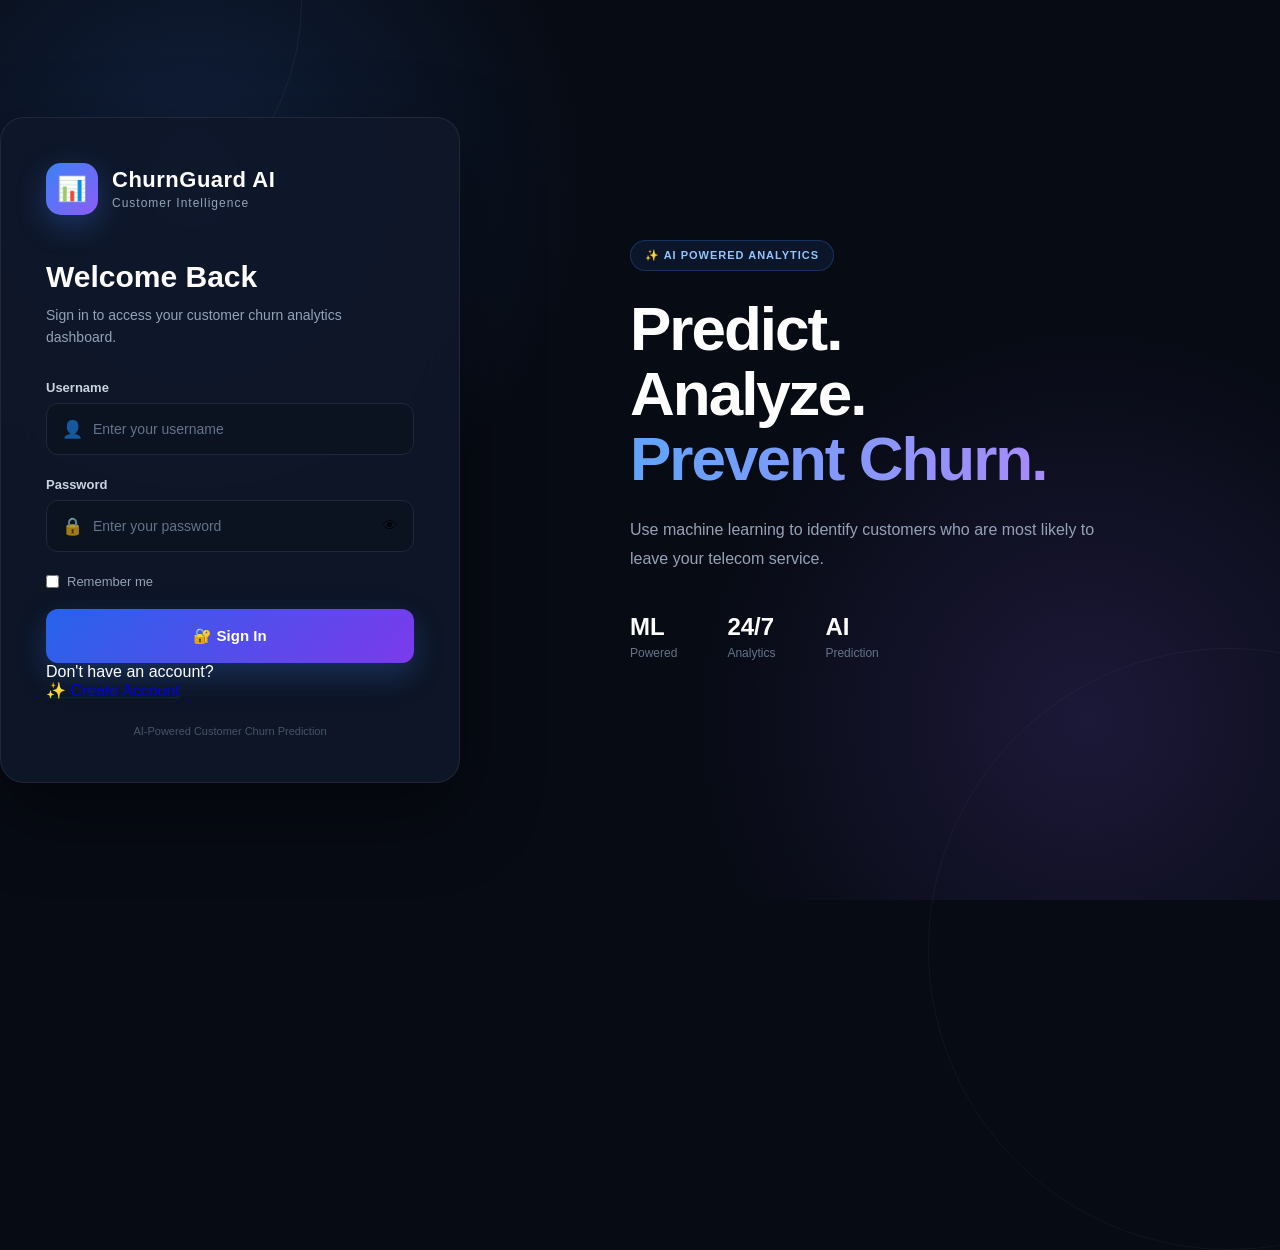
<file: frontend/index.html>
<!DOCTYPE html>
<html lang="en">

<head>
    <meta charset="UTF-8">
    <meta name="viewport" content="width=device-width, initial-scale=1.0">

    <title>ChurnGuard AI - Customer Churn Prediction</title>

    <link rel="stylesheet" href="style.css">
</head>

<body class="login-page">

    <div class="login-background">

        <div class="login-card">

            <!-- Logo -->
            <div class="brand">

                <div class="brand-icon">
                    📊
                </div>

                <div>
                    <h1>ChurnGuard AI</h1>
                    <p>Customer Intelligence</p>
                </div>

            </div>


            <!-- Welcome -->
            <div class="login-heading">

                <h2>Welcome Back</h2>

                <p>
                    Sign in to access your customer churn analytics dashboard.
                </p>

            </div>


            <!-- Login Form -->
            <form id="loginForm">

                <div class="input-group">

                    <label for="username">
                        Username
                    </label>

                    <div class="input-wrapper">

                        <span>👤</span>

                        <input
                            type="text"
                            id="username"
                            placeholder="Enter your username"
                            required
                        >

                    </div>

                </div>


                <div class="input-group">

                    <label for="password">
                        Password
                    </label>

                    <div class="input-wrapper">

                        <span>🔒</span>

                        <input
                            type="password"
                            id="password"
                            placeholder="Enter your password"
                            required
                        >

                        <button
                            type="button"
                            id="togglePassword"
                            class="password-toggle"
                        >
                            👁
                        </button>

                    </div>

                </div>


                <div class="login-options">

                    <label>

                        <input
                            type="checkbox"
                            id="rememberMe"
                        >

                        Remember me

                    </label>

                </div>


                <!-- Login Error -->
                <div
                    id="loginError"
                    class="login-error hidden"
                >
                </div>


                <!-- Login Button -->
                <button
                    type="submit"
                    class="login-button"
                    id="loginButton"
                >

                    <span id="loginButtonText">
                        🔐 Sign In
                    </span>

                </button>

            </form>


            <!-- Create Account -->
            <div class="register-section">

                <p>
                    Don't have an account?
                </p>

                <a
                    href="register.html"
                    class="register-button"
                >
                    ✨ Create Account
                </a>

            </div>


            <!-- Footer -->
            <div class="login-footer">

                <span>
                    AI-Powered Customer Churn Prediction
                </span>

            </div>

        </div>


        <!-- Decorative Information -->
        <div class="login-info">

            <div class="info-content">

                <span class="ai-badge">
                    ✨ AI POWERED ANALYTICS
                </span>

                <h2>
                    Predict.
                    <br>
                    Analyze.
                    <br>
                    <span>Prevent Churn.</span>
                </h2>

                <p>
                    Use machine learning to identify customers
                    who are most likely to leave your telecom service.
                </p>

                <div class="info-stats">

                    <div>
                        <strong>ML</strong>
                        <span>Powered</span>
                    </div>

                    <div>
                        <strong>24/7</strong>
                        <span>Analytics</span>
                    </div>

                    <div>
                        <strong>AI</strong>
                        <span>Prediction</span>
                    </div>

                </div>

            </div>

        </div>

    </div>


    <script src="script.js"></script>

</body>

</html>
</file>
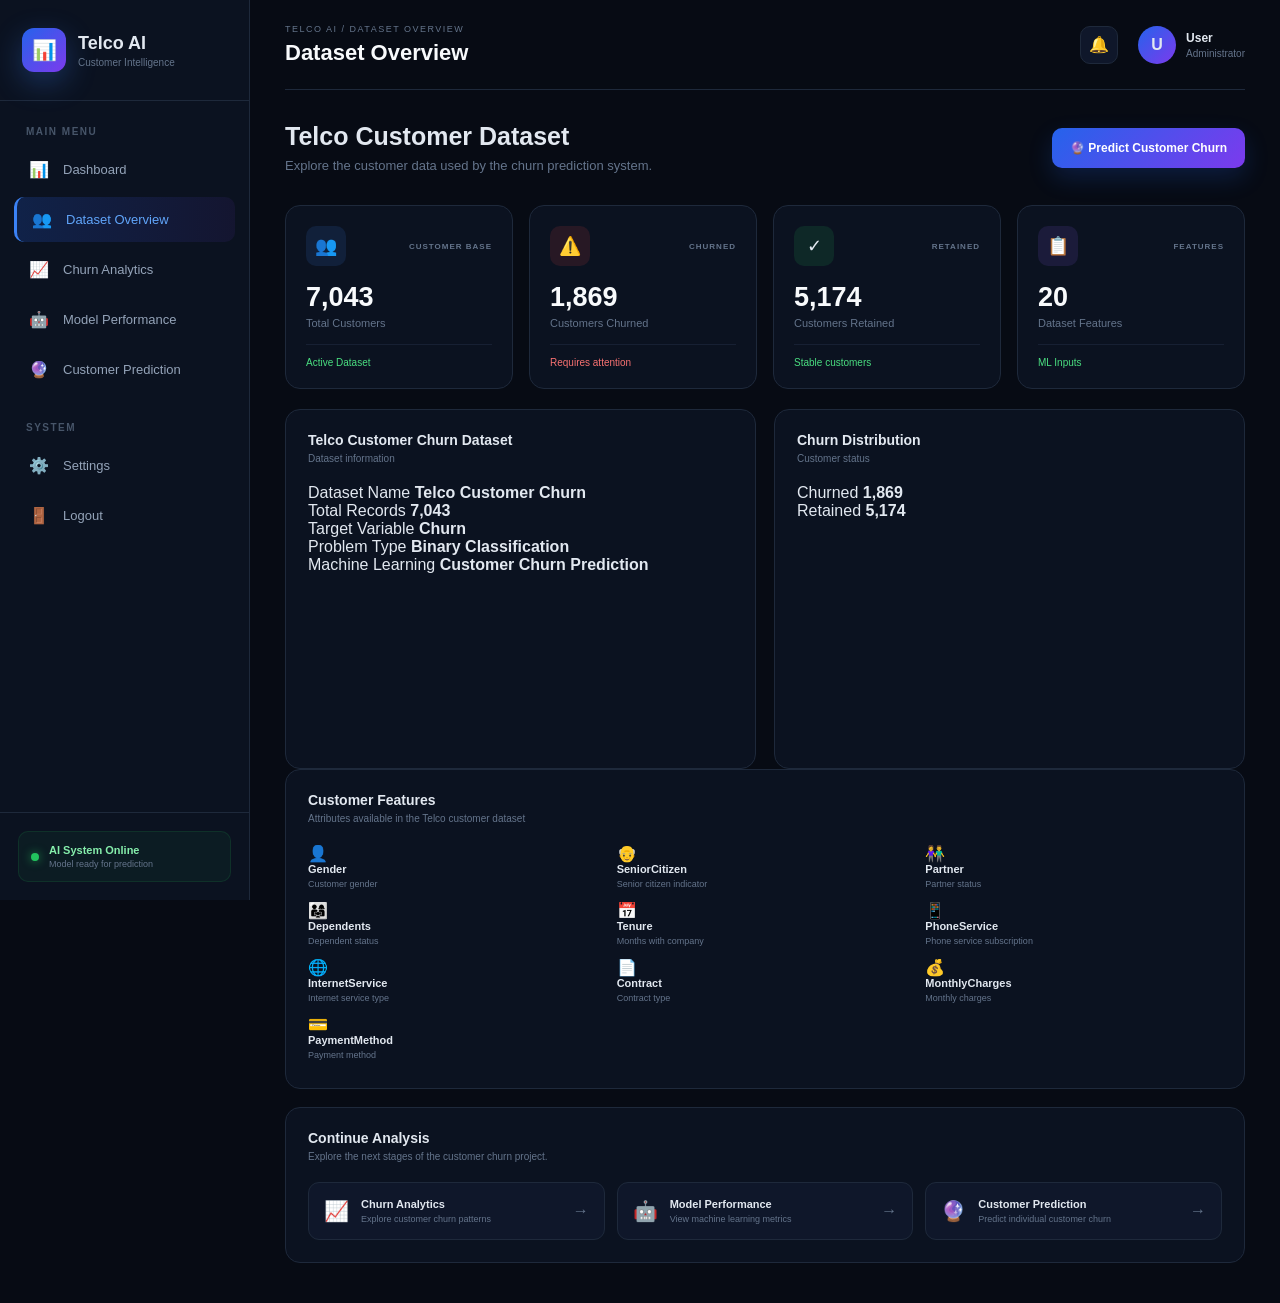
<file: frontend/dataset.html>
<!DOCTYPE html>
<html lang="en">

<head>

    <meta charset="UTF-8">

    <meta
        name="viewport"
        content="width=device-width, initial-scale=1.0"
    >

    <title>Telco AI - Dataset Overview</title>

    <link
        rel="stylesheet"
        href="style.css"
    >

</head>


<body class="dashboard-page">

    <div class="dashboard-layout">


        <!-- ======================================
             SIDEBAR
        ======================================= -->

        <aside class="sidebar">

            <!-- BRAND -->

            <div class="sidebar-brand">

                <div class="brand-icon">
                    📊
                </div>

                <div>

                    <h2>Telco AI</h2>

                    <p>
                        Customer Intelligence
                    </p>

                </div>

            </div>


            <!-- NAVIGATION -->

            <nav class="sidebar-nav">

                <p class="nav-title">
                    MAIN MENU
                </p>


                <!-- Dashboard -->

                <a
                    href="dashboard.html"
                    class="nav-item"
                >

                    <span>📊</span>

                    Dashboard

                </a>


                <!-- Dataset -->

                <a
                    href="dataset.html"
                    class="nav-item active"
                >

                    <span>👥</span>

                    Dataset Overview

                </a>


                <!-- Analytics -->

                <a
                    href="analytics.html"
                    class="nav-item"
                >

                    <span>📈</span>

                    Churn Analytics

                </a>


                <!-- Model -->

                <a
                    href="model-performance.html"
                    class="nav-item"
                >

                    <span>🤖</span>

                    Model Performance

                </a>


                <!-- Prediction -->

                <a
                    href="prediction.html"
                    class="nav-item"
                >

                    <span>🔮</span>

                    Customer Prediction

                </a>


                <!-- SYSTEM -->

                <p class="nav-title nav-title-space">
                    SYSTEM
                </p>


                <!-- Settings -->

                <a
                    href="settings.html"
                    class="nav-item"
                >

                    <span>⚙️</span>

                    Settings

                </a>


                <!-- Logout -->

                <a
                    href="index.html"
                    class="nav-item"
                >

                    <span>🚪</span>

                    Logout

                </a>

            </nav>


            <!-- SIDEBAR STATUS -->

            <div class="sidebar-bottom">

                <div class="ai-status">

                    <span class="status-dot"></span>

                    <div>

                        <strong>
                            AI System Online
                        </strong>

                        <small>
                            Model ready for prediction
                        </small>

                    </div>

                </div>

            </div>

        </aside>


        <!-- ======================================
             MAIN CONTENT
        ======================================= -->

        <main class="main-content">


            <!-- TOP BAR -->

            <header class="topbar">

                <div>

                    <p class="breadcrumb">
                        TELCO AI / DATASET OVERVIEW
                    </p>

                    <h1>
                        Dataset Overview
                    </h1>

                </div>


                <div class="topbar-right">

                    <div class="notification">
                        🔔
                    </div>


                    <div class="user-profile">

                        <div class="user-avatar">
                            U
                        </div>

                        <div class="user-details">

                            <strong id="datasetUsername">
                                User
                            </strong>

                            <span>
                                Administrator
                            </span>

                        </div>

                    </div>

                </div>

            </header>


            <!-- ======================================
                 WELCOME
            ======================================= -->

            <section class="welcome-section">

                <div>

                    <h2>
                        Telco Customer Dataset
                    </h2>

                    <p>
                        Explore the customer data used by
                        the churn prediction system.
                    </p>

                </div>


                <a
                    href="prediction.html"
                    class="primary-action"
                >

                    🔮 Predict Customer Churn

                </a>

            </section>


            <!-- ======================================
                 STATISTICS
            ======================================= -->

            <section class="stats-grid">


                <!-- Total Customers -->

                <div class="stat-card">

                    <div class="stat-card-top">

                        <div class="stat-icon blue">
                            👥
                        </div>

                        <span class="stat-label">
                            CUSTOMER BASE
                        </span>

                    </div>


                    <h3>
                        7,043
                    </h3>

                    <p>
                        Total Customers
                    </p>


                    <div class="stat-footer">

                        <span class="positive">
                            Active Dataset
                        </span>

                    </div>

                </div>


                <!-- Churned -->

                <div class="stat-card">

                    <div class="stat-card-top">

                        <div class="stat-icon red">
                            ⚠️
                        </div>

                        <span class="stat-label">
                            CHURNED
                        </span>

                    </div>


                    <h3>
                        1,869
                    </h3>

                    <p>
                        Customers Churned
                    </p>


                    <div class="stat-footer">

                        <span class="negative">
                            Requires attention
                        </span>

                    </div>

                </div>


                <!-- Retained -->

                <div class="stat-card">

                    <div class="stat-card-top">

                        <div class="stat-icon green">
                            ✓
                        </div>

                        <span class="stat-label">
                            RETAINED
                        </span>

                    </div>


                    <h3>
                        5,174
                    </h3>

                    <p>
                        Customers Retained
                    </p>


                    <div class="stat-footer">

                        <span class="positive">
                            Stable customers
                        </span>

                    </div>

                </div>


                <!-- Features -->

                <div class="stat-card">

                    <div class="stat-card-top">

                        <div class="stat-icon purple">
                            📋
                        </div>

                        <span class="stat-label">
                            FEATURES
                        </span>

                    </div>


                    <h3>
                        20
                    </h3>

                    <p>
                        Dataset Features
                    </p>


                    <div class="stat-footer">

                        <span class="positive">
                            ML Inputs
                        </span>

                    </div>

                </div>


            </section>


            <!-- ======================================
                 DATASET INFORMATION
            ======================================= -->

            <section class="dashboard-grid">


                <!-- Dataset Information -->

                <div class="dashboard-card large-card">

                    <div class="card-header">

                        <div>

                            <h3>
                                Telco Customer Churn Dataset
                            </h3>

                            <p>
                                Dataset information
                            </p>

                        </div>

                    </div>


                    <div class="dataset-details">


                        <div class="dataset-row">

                            <span>
                                Dataset Name
                            </span>

                            <strong>
                                Telco Customer Churn
                            </strong>

                        </div>


                        <div class="dataset-row">

                            <span>
                                Total Records
                            </span>

                            <strong>
                                7,043
                            </strong>

                        </div>


                        <div class="dataset-row">

                            <span>
                                Target Variable
                            </span>

                            <strong>
                                Churn
                            </strong>

                        </div>


                        <div class="dataset-row">

                            <span>
                                Problem Type
                            </span>

                            <strong>
                                Binary Classification
                            </strong>

                        </div>


                        <div class="dataset-row">

                            <span>
                                Machine Learning
                            </span>

                            <strong>
                                Customer Churn Prediction
                            </strong>

                        </div>

                    </div>

                </div>


                <!-- Churn Information -->

                <div class="dashboard-card">

                    <div class="card-header">

                        <div>

                            <h3>
                                Churn Distribution
                            </h3>

                            <p>
                                Customer status
                            </p>

                        </div>

                    </div>


                    <div class="dataset-churn-box">

                        <div>

                            <span>
                                Churned
                            </span>

                            <strong>
                                1,869
                            </strong>

                        </div>


                        <div>

                            <span>
                                Retained
                            </span>

                            <strong>
                                5,174
                            </strong>

                        </div>

                    </div>

                </div>


            </section>


            <!-- ======================================
                 CUSTOMER FEATURES
            ======================================= -->

            <section class="dashboard-card">


                <div class="card-header">

                    <div>

                        <h3>
                            Customer Features
                        </h3>

                        <p>
                            Attributes available in the Telco
                            customer dataset
                        </p>

                    </div>

                </div>


                <div class="quick-actions">


                    <div>

                        <span>👤</span>

                        <div>

                            <strong>
                                Gender
                            </strong>

                            <small>
                                Customer gender
                            </small>

                        </div>

                    </div>


                    <div>

                        <span>👴</span>

                        <div>

                            <strong>
                                SeniorCitizen
                            </strong>

                            <small>
                                Senior citizen indicator
                            </small>

                        </div>

                    </div>


                    <div>

                        <span>👫</span>

                        <div>

                            <strong>
                                Partner
                            </strong>

                            <small>
                                Partner status
                            </small>

                        </div>

                    </div>


                    <div>

                        <span>👨‍👩‍👧</span>

                        <div>

                            <strong>
                                Dependents
                            </strong>

                            <small>
                                Dependent status
                            </small>

                        </div>

                    </div>


                    <div>

                        <span>📅</span>

                        <div>

                            <strong>
                                Tenure
                            </strong>

                            <small>
                                Months with company
                            </small>

                        </div>

                    </div>


                    <div>

                        <span>📱</span>

                        <div>

                            <strong>
                                PhoneService
                            </strong>

                            <small>
                                Phone service subscription
                            </small>

                        </div>

                    </div>


                    <div>

                        <span>🌐</span>

                        <div>

                            <strong>
                                InternetService
                            </strong>

                            <small>
                                Internet service type
                            </small>

                        </div>

                    </div>


                    <div>

                        <span>📄</span>

                        <div>

                            <strong>
                                Contract
                            </strong>

                            <small>
                                Contract type
                            </small>

                        </div>

                    </div>


                    <div>

                        <span>💰</span>

                        <div>

                            <strong>
                                MonthlyCharges
                            </strong>

                            <small>
                                Monthly charges
                            </small>

                        </div>

                    </div>


                    <div>

                        <span>💳</span>

                        <div>

                            <strong>
                                PaymentMethod
                            </strong>

                            <small>
                                Payment method
                            </small>

                        </div>

                    </div>


                </div>

            </section>


            <!-- ======================================
                 ACTIONS
            ======================================= -->

            <section class="quick-section">

                <div class="dashboard-card">

                    <div class="card-header">

                        <div>

                            <h3>
                                Continue Analysis
                            </h3>

                            <p>
                                Explore the next stages of the
                                customer churn project.
                            </p>

                        </div>

                    </div>


                    <div class="quick-actions">


                        <a href="analytics.html">

                            <span>
                                📈
                            </span>

                            <div>

                                <strong>
                                    Churn Analytics
                                </strong>

                                <small>
                                    Explore customer churn patterns
                                </small>

                            </div>

                            <b>
                                →
                            </b>

                        </a>


                        <a href="model-performance.html">

                            <span>
                                🤖
                            </span>

                            <div>

                                <strong>
                                    Model Performance
                                </strong>

                                <small>
                                    View machine learning metrics
                                </small>

                            </div>

                            <b>
                                →
                            </b>

                        </a>


                        <a href="prediction.html">

                            <span>
                                🔮
                            </span>

                            <div>

                                <strong>
                                    Customer Prediction
                                </strong>

                                <small>
                                    Predict individual customer churn
                                </small>

                            </div>

                            <b>
                                →
                            </b>

                        </a>


                    </div>

                </div>

            </section>


        </main>

    </div>


    <!-- ======================================
         AUTHENTICATION
    ======================================= -->

    <script>

        const API_URL =
            "http://telco-customer-churn-prediction-lfzk.onrender.com";


        fetch(
            API_URL + "/auth-check",
            {
                method: "GET",
                credentials: "include"
            }
        )
        .then(response => {

            if (!response.ok) {

                window.location.href =
                    "index.html";

                return null;

            }

            return response.json();

        })
        .then(data => {

            if (
                data &&
                data.username
            ) {

                document.getElementById(
                    "datasetUsername"
                ).textContent =
                    data.username;

            }

        })
        .catch(error => {

            console.error(
                "Authentication error:",
                error
            );

        });

    </script>


</body>

</html>
</file>
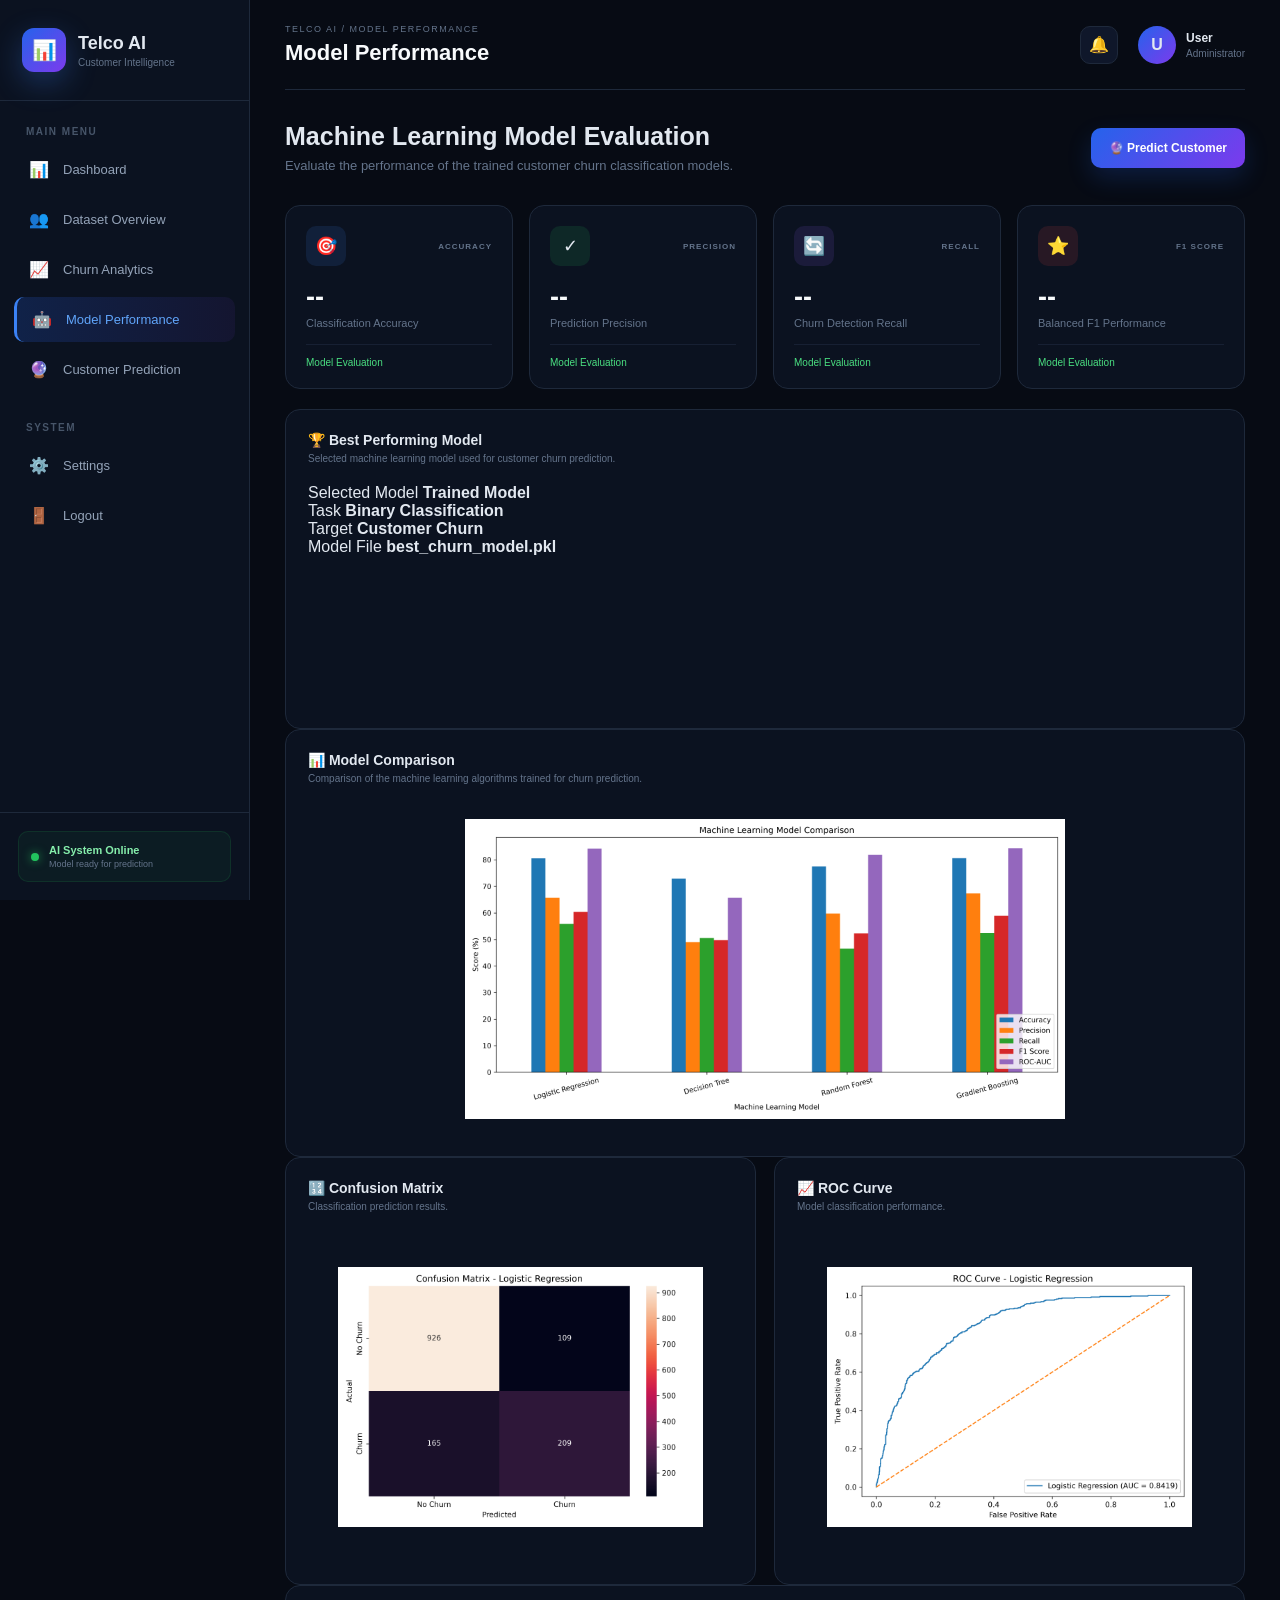
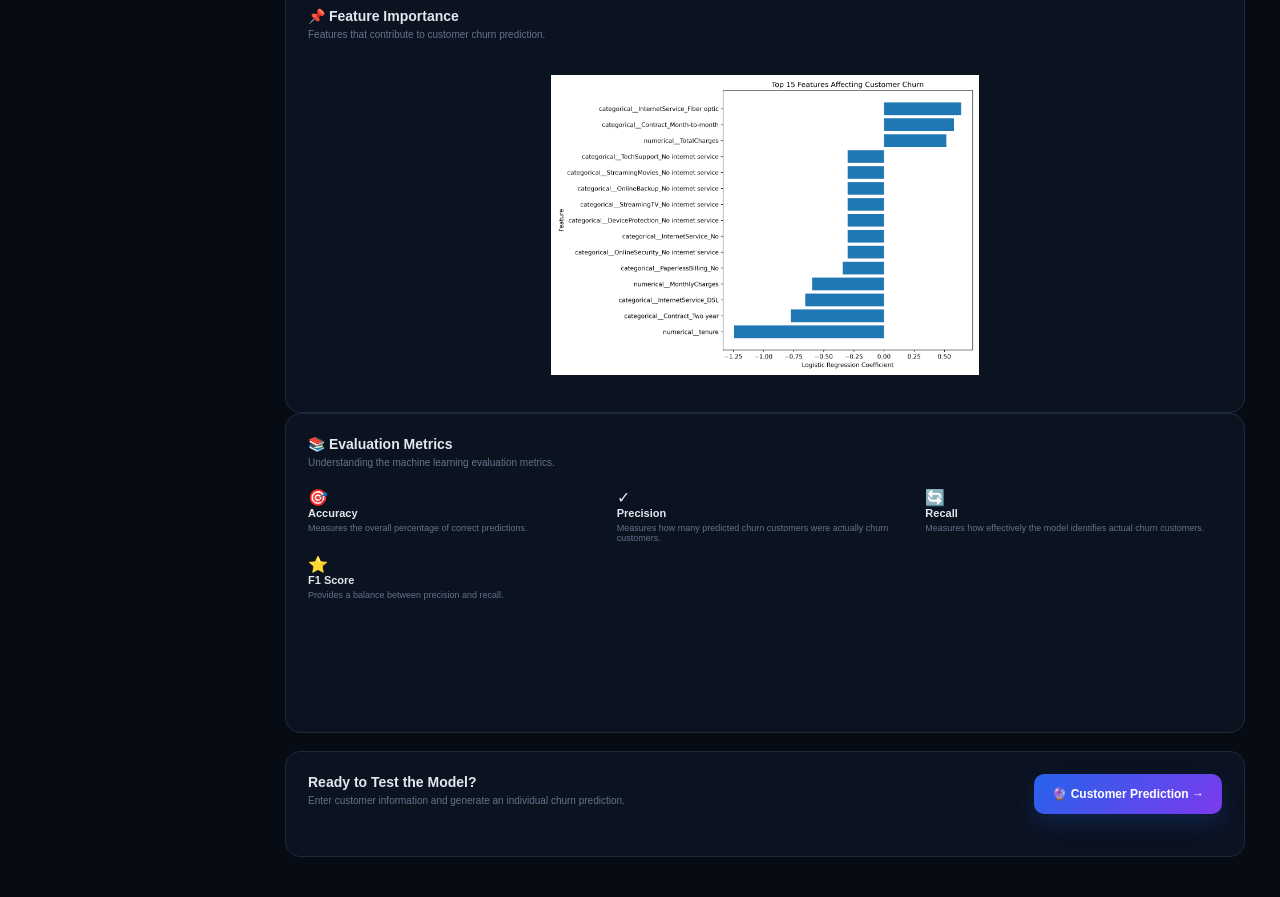
<file: frontend/model-performance.html>
<!DOCTYPE html>
<html lang="en">

<head>

    <meta charset="UTF-8">

    <meta
        name="viewport"
        content="width=device-width, initial-scale=1.0"
    >

    <title>Telco AI - Model Performance</title>

    <link
        rel="stylesheet"
        href="style.css"
    >

</head>


<body class="dashboard-page">


<div class="dashboard-layout">


    <!-- ==========================================
         SIDEBAR
    =========================================== -->

    <aside class="sidebar">


        <!-- BRAND -->

        <div class="sidebar-brand">

            <div class="brand-icon">
                📊
            </div>

            <div>

                <h2>Telco AI</h2>

                <p>
                    Customer Intelligence
                </p>

            </div>

        </div>


        <!-- NAVIGATION -->

        <nav class="sidebar-nav">


            <p class="nav-title">
                MAIN MENU
            </p>


            <a
                href="dashboard.html"
                class="nav-item"
            >

                <span>📊</span>

                Dashboard

            </a>


            <a
                href="dataset.html"
                class="nav-item"
            >

                <span>👥</span>

                Dataset Overview

            </a>


            <a
                href="analytics.html"
                class="nav-item"
            >

                <span>📈</span>

                Churn Analytics

            </a>


            <a
                href="model-performance.html"
                class="nav-item active"
            >

                <span>🤖</span>

                Model Performance

            </a>


            <a
                href="prediction.html"
                class="nav-item"
            >

                <span>🔮</span>

                Customer Prediction

            </a>


            <p class="nav-title nav-title-space">
                SYSTEM
            </p>


            <a
                href="settings.html"
                class="nav-item"
            >

                <span>⚙️</span>

                Settings

            </a>


            <a
                href="index.html"
                class="nav-item"
            >

                <span>🚪</span>

                Logout

            </a>


        </nav>


        <!-- STATUS -->

        <div class="sidebar-bottom">

            <div class="ai-status">

                <span class="status-dot"></span>

                <div>

                    <strong>
                        AI System Online
                    </strong>

                    <small>
                        Model ready for prediction
                    </small>

                </div>

            </div>

        </div>


    </aside>



    <!-- ==========================================
         MAIN CONTENT
    =========================================== -->

    <main class="main-content">


        <!-- HEADER -->

        <header class="topbar">


            <div>

                <p class="breadcrumb">
                    TELCO AI / MODEL PERFORMANCE
                </p>

                <h1>
                    Model Performance
                </h1>

            </div>


            <div class="topbar-right">


                <div class="notification">
                    🔔
                </div>


                <div class="user-profile">


                    <div class="user-avatar">
                        U
                    </div>


                    <div class="user-details">

                        <strong id="modelUsername">
                            User
                        </strong>

                        <span>
                            Administrator
                        </span>

                    </div>


                </div>


            </div>


        </header>



        <!-- ==========================================
             PAGE INTRO
        =========================================== -->

        <section class="welcome-section">


            <div>

                <h2>
                    Machine Learning Model Evaluation
                </h2>

                <p>
                    Evaluate the performance of the trained
                    customer churn classification models.
                </p>

            </div>


            <a
                href="prediction.html"
                class="primary-action"
            >

                🔮 Predict Customer

            </a>


        </section>



        <!-- ==========================================
             PERFORMANCE CARDS
        =========================================== -->

        <section class="stats-grid">


            <div class="stat-card">

                <div class="stat-card-top">

                    <div class="stat-icon blue">
                        🎯
                    </div>

                    <span class="stat-label">
                        ACCURACY
                    </span>

                </div>


                <h3 id="accuracyValue">
                    --
                </h3>


                <p>
                    Classification Accuracy
                </p>


                <div class="stat-footer">

                    <span class="positive">
                        Model Evaluation
                    </span>

                </div>

            </div>



            <div class="stat-card">

                <div class="stat-card-top">

                    <div class="stat-icon green">
                        ✓
                    </div>

                    <span class="stat-label">
                        PRECISION
                    </span>

                </div>


                <h3 id="precisionValue">
                    --
                </h3>


                <p>
                    Prediction Precision
                </p>


                <div class="stat-footer">

                    <span class="positive">
                        Model Evaluation
                    </span>

                </div>

            </div>



            <div class="stat-card">

                <div class="stat-card-top">

                    <div class="stat-icon purple">
                        🔄
                    </div>

                    <span class="stat-label">
                        RECALL
                    </span>

                </div>


                <h3 id="recallValue">
                    --
                </h3>


                <p>
                    Churn Detection Recall
                </p>


                <div class="stat-footer">

                    <span class="positive">
                        Model Evaluation
                    </span>

                </div>

            </div>



            <div class="stat-card">

                <div class="stat-card-top">

                    <div class="stat-icon red">
                        ⭐
                    </div>

                    <span class="stat-label">
                        F1 SCORE
                    </span>

                </div>


                <h3 id="f1Value">
                    --
                </h3>


                <p>
                    Balanced F1 Performance
                </p>


                <div class="stat-footer">

                    <span class="positive">
                        Model Evaluation
                    </span>

                </div>

            </div>


        </section>



        <!-- ==========================================
             BEST MODEL
        =========================================== -->

        <section class="dashboard-card">


            <div class="card-header">

                <div>

                    <h3>
                        🏆 Best Performing Model
                    </h3>

                    <p>
                        Selected machine learning model
                        used for customer churn prediction.
                    </p>

                </div>

            </div>


            <div class="dataset-details">


                <div class="dataset-row">

                    <span>
                        Selected Model
                    </span>

                    <strong id="bestModel">
                        Loading...
                    </strong>

                </div>


                <div class="dataset-row">

                    <span>
                        Task
                    </span>

                    <strong>
                        Binary Classification
                    </strong>

                </div>


                <div class="dataset-row">

                    <span>
                        Target
                    </span>

                    <strong>
                        Customer Churn
                    </strong>

                </div>


                <div class="dataset-row">

                    <span>
                        Model File
                    </span>

                    <strong>
                        best_churn_model.pkl
                    </strong>

                </div>


            </div>


        </section>



        <!-- ==========================================
             MODEL COMPARISON IMAGE
        =========================================== -->

        <section class="dashboard-card">


            <div class="card-header">

                <div>

                    <h3>
                        📊 Model Comparison
                    </h3>

                    <p>
                        Comparison of the machine learning
                        algorithms trained for churn prediction.
                    </p>

                </div>

            </div>


            <div class="model-image-container">

                <img
                    src="outputs/model_comparison.png"
                    alt="Model Comparison"
                    class="performance-image"
                    onerror="if(!this.dataset.fallback){this.dataset.fallback=1;this.src='../outputs/model_comparison.png';}else{this.style.display='none';document.getElementById('comparisonError').style.display='block';}"
                >


                <div
                    id="comparisonError"
                    style="display:none;"
                >

                    <p>
                        Model comparison image not found.
                    </p>

                </div>

            </div>


        </section>



        <!-- ==========================================
             CONFUSION MATRIX + ROC
        =========================================== -->

        <section class="dashboard-grid">


            <!-- CONFUSION MATRIX -->

            <div class="dashboard-card">


                <div class="card-header">

                    <div>

                        <h3>
                            🔢 Confusion Matrix
                        </h3>

                        <p>
                            Classification prediction results.
                        </p>

                    </div>

                </div>


                <div class="model-image-container">

                    <img
                        src="outputs/confusion_matrix.png"
                        alt="Confusion Matrix"
                        class="performance-image"
                        onerror="if(!this.dataset.fallback){this.dataset.fallback=1;this.src='../outputs/confusion_matrix.png';}else{this.style.display='none';}"
                    >

                </div>


            </div>



            <!-- ROC CURVE -->

            <div class="dashboard-card">


                <div class="card-header">

                    <div>

                        <h3>
                            📈 ROC Curve
                        </h3>

                        <p>
                            Model classification performance.
                        </p>

                    </div>

                </div>


                <div class="model-image-container">

                    <img
                        src="outputs/roc_curve.png"
                        alt="ROC Curve"
                        class="performance-image"
                        onerror="if(!this.dataset.fallback){this.dataset.fallback=1;this.src='../outputs/roc_curve.png';}else{this.style.display='none';}"
                    >

                </div>


            </div>


        </section>



        <!-- ==========================================
             FEATURE IMPORTANCE
        =========================================== -->

        <section class="dashboard-card">


            <div class="card-header">

                <div>

                    <h3>
                        📌 Feature Importance
                    </h3>

                    <p>
                        Features that contribute to customer
                        churn prediction.
                    </p>

                </div>

            </div>


            <div class="model-image-container">

                <img
                    src="outputs/feature_coefficients.png"
                    alt="Feature Importance"
                    class="performance-image"
                    onerror="if(!this.dataset.fallback){this.dataset.fallback=1;this.src='../outputs/feature_coefficients.png';}else{this.style.display='none';}"
                >

            </div>


        </section>



        <!-- ==========================================
             MODEL METRICS EXPLANATION
        =========================================== -->

        <section class="dashboard-card">


            <div class="card-header">

                <div>

                    <h3>
                        📚 Evaluation Metrics
                    </h3>

                    <p>
                        Understanding the machine learning
                        evaluation metrics.
                    </p>

                </div>

            </div>


            <div class="quick-actions">


                <div>

                    <span>
                        🎯
                    </span>

                    <div>

                        <strong>
                            Accuracy
                        </strong>

                        <small>
                            Measures the overall percentage
                            of correct predictions.
                        </small>

                    </div>

                </div>


                <div>

                    <span>
                        ✓
                    </span>

                    <div>

                        <strong>
                            Precision
                        </strong>

                        <small>
                            Measures how many predicted churn
                            customers were actually churn customers.
                        </small>

                    </div>

                </div>


                <div>

                    <span>
                        🔄
                    </span>

                    <div>

                        <strong>
                            Recall
                        </strong>

                        <small>
                            Measures how effectively the model
                            identifies actual churn customers.
                        </small>

                    </div>

                </div>


                <div>

                    <span>
                        ⭐
                    </span>

                    <div>

                        <strong>
                            F1 Score
                        </strong>

                        <small>
                            Provides a balance between precision
                            and recall.
                        </small>

                    </div>

                </div>


            </div>


        </section>



        <!-- ==========================================
             NEXT ACTION
        =========================================== -->

        <section class="quick-section">


            <div class="dashboard-card">


                <div class="card-header">

                    <div>

                        <h3>
                            Ready to Test the Model?
                        </h3>

                        <p>
                            Enter customer information and
                            generate an individual churn prediction.
                        </p>

                    </div>


                    <a
                        href="prediction.html"
                        class="primary-action"
                    >

                        🔮 Customer Prediction →

                    </a>


                </div>


            </div>


        </section>


    </main>

</div>



<!-- ==========================================
     JAVASCRIPT
=========================================== -->

<script>


const API_URL =
    "http://telco-customer-churn-prediction-lfzk.onrender.com";



/* ==========================================
   CHECK LOGIN
========================================== */

fetch(
    API_URL + "/auth-check",
    {
        method: "GET",
        credentials: "include"
    }
)
.then(response => {

    if (!response.ok) {

        window.location.href =
            "index.html";

        return null;

    }

    return response.json();

})
.then(data => {

    if (
        data &&
        data.username
    ) {

        document.getElementById(
            "modelUsername"
        ).textContent =
            data.username;

    }

})
.catch(error => {

    console.error(
        "Authentication error:",
        error
    );

});



/* ==========================================
   LOAD MODEL INFORMATION
========================================== */

/*
   These values will be connected to your
   actual model_comparison.csv later.

   We intentionally don't invent your
   manually trained model's metric values.
*/

document.getElementById(
    "bestModel"
).textContent =
    "Trained Model";



/* ==========================================
   IMAGE CHECK
========================================== */

console.log(
    "Model Performance page loaded."
);

console.log(
    "Model comparison:",
    "../outputs/model_comparison.png"
);

console.log(
    "Confusion matrix:",
    "../outputs/confusion_matrix.png"
);

console.log(
    "ROC curve:",
    "../outputs/roc_curve.png"
);

console.log(
    "Feature coefficients:",
    "../outputs/feature_coefficients.png"
);


</script>


</body>

</html>
</file>
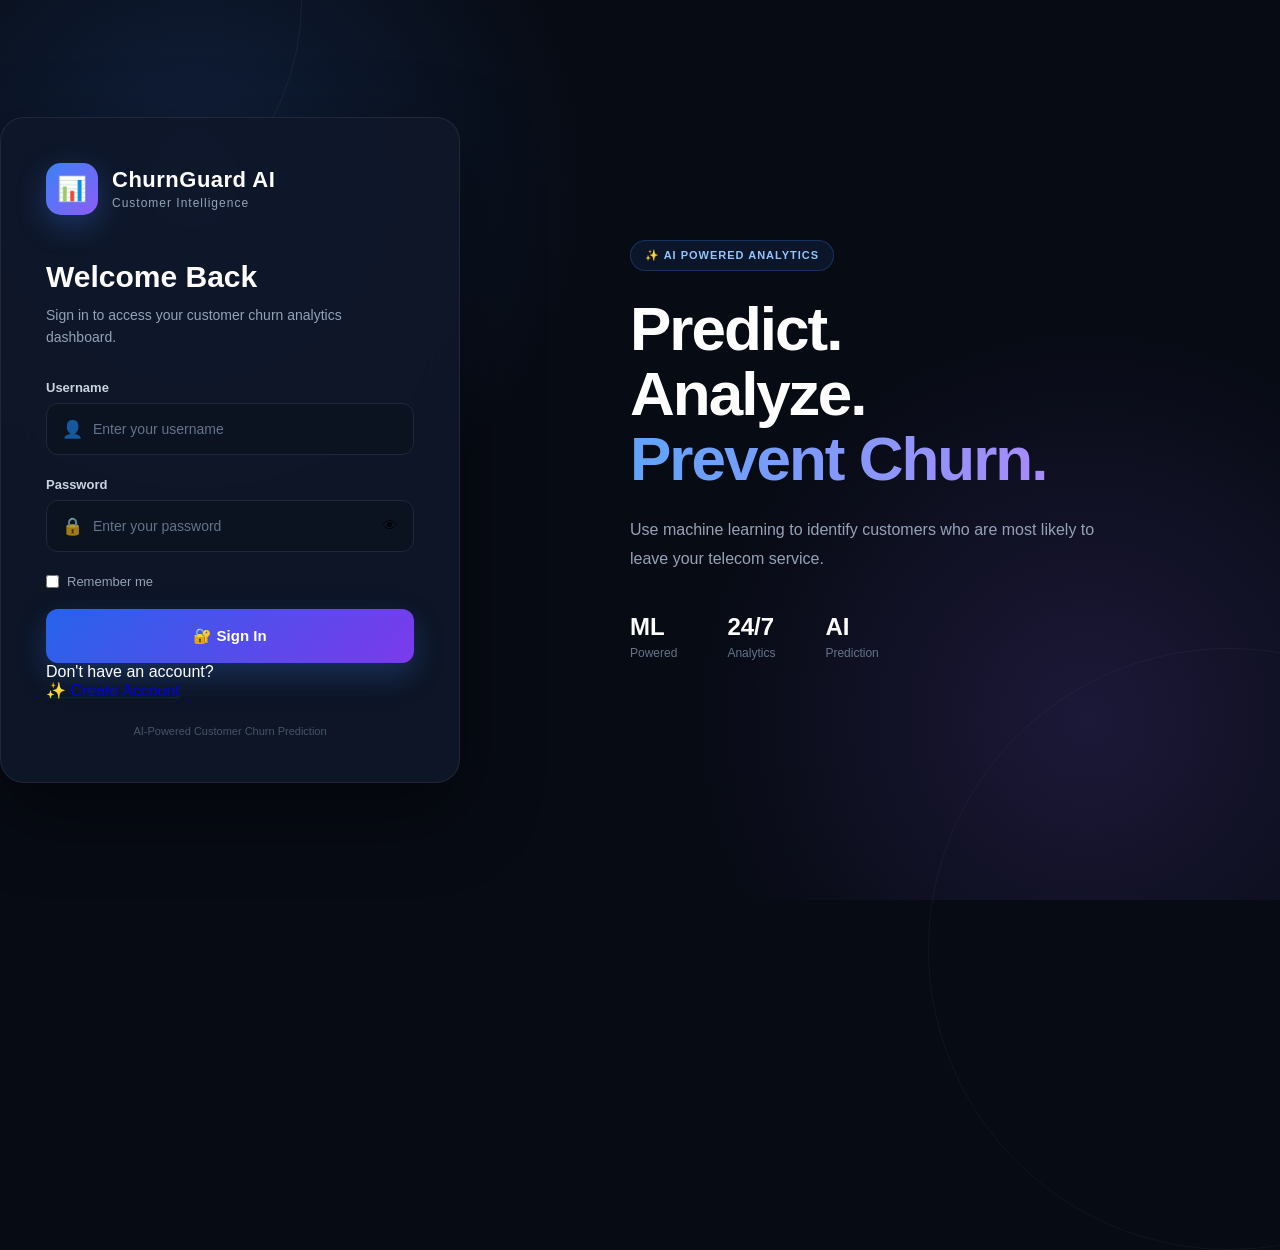
<file: frontend/prediction.html>
<!DOCTYPE html>
<html lang="en">

<head>

    <meta charset="UTF-8">

    <meta
        name="viewport"
        content="width=device-width, initial-scale=1.0"
    >

    <title>Telco AI - Customer Prediction</title>

    <link
        rel="stylesheet"
        href="style.css"
    >

</head>


<body class="dashboard-page">


<div class="dashboard-layout">


    <!-- ==========================================
         SIDEBAR
    =========================================== -->

    <aside class="sidebar">


        <div class="sidebar-brand">

            <div class="brand-icon">
                📊
            </div>

            <div>

                <h2>Telco AI</h2>

                <p>
                    Customer Intelligence
                </p>

            </div>

        </div>


        <nav class="sidebar-nav">


            <p class="nav-title">
                MAIN MENU
            </p>


            <a
                href="dashboard.html"
                class="nav-item"
            >
                <span>📊</span>
                Dashboard
            </a>


            <a
                href="dataset.html"
                class="nav-item"
            >
                <span>👥</span>
                Dataset Overview
            </a>


            <a
                href="analytics.html"
                class="nav-item"
            >
                <span>📈</span>
                Churn Analytics
            </a>


            <a
                href="model-performance.html"
                class="nav-item"
            >
                <span>🤖</span>
                Model Performance
            </a>


            <a
                href="prediction.html"
                class="nav-item active"
            >
                <span>🔮</span>
                Customer Prediction
            </a>


            <p class="nav-title nav-title-space">
                SYSTEM
            </p>


            <a
                href="settings.html"
                class="nav-item"
            >
                <span>⚙️</span>
                Settings
            </a>


            <a
                href="index.html"
                class="nav-item"
            >
                <span>🚪</span>
                Logout
            </a>


        </nav>


        <div class="sidebar-bottom">

            <div class="ai-status">

                <span class="status-dot"></span>

                <div>

                    <strong>
                        AI System Online
                    </strong>

                    <small>
                        Model ready for prediction
                    </small>

                </div>

            </div>

        </div>


    </aside>



    <!-- ==========================================
         MAIN CONTENT
    =========================================== -->

    <main class="main-content">


        <!-- HEADER -->

        <header class="topbar">


            <div>

                <p class="breadcrumb">
                    TELCO AI / CUSTOMER PREDICTION
                </p>

                <h1>
                    Customer Prediction
                </h1>

            </div>


            <div class="topbar-right">


                <div class="notification">
                    🔔
                </div>


                <div class="user-profile">

                    <div class="user-avatar">
                        U
                    </div>


                    <div class="user-details">

                        <strong id="predictionUsername">
                            User
                        </strong>

                        <span>
                            Administrator
                        </span>

                    </div>

                </div>


            </div>

        </header>



        <!-- ==========================================
             INTRO
        =========================================== -->

        <section class="welcome-section">


            <div>

                <h2>
                    Predict Customer Churn
                </h2>

                <p>
                    Enter the customer's information below
                    to estimate their churn probability.
                </p>

            </div>


            <div class="prediction-model-badge">
                🤖 AI Model Ready
            </div>


        </section>



        <!-- ==========================================
             PREDICTION AREA
        =========================================== -->

        <section class="prediction-layout">


            <!-- ======================================
                 CUSTOMER FORM
            ======================================= -->

            <div class="dashboard-card prediction-form-card">


                <div class="card-header">

                    <div>

                        <h3>
                            👤 Customer Information
                        </h3>

                        <p>
                            Enter customer details for prediction.
                        </p>

                    </div>

                </div>


                <form id="predictionForm">


                    <!-- GENDER -->

                    <div class="form-row">


                        <div class="input-group">

                            <label for="gender">
                                Gender
                            </label>

                            <select
                                id="gender"
                                name="gender"
                                required
                            >

                                <option value="">
                                    Select Gender
                                </option>

                                <option value="Male">
                                    Male
                                </option>

                                <option value="Female">
                                    Female
                                </option>

                            </select>

                        </div>



                        <!-- SENIOR CITIZEN -->

                        <div class="input-group">

                            <label for="SeniorCitizen">
                                Senior Citizen
                            </label>

                            <select
                                id="SeniorCitizen"
                                name="SeniorCitizen"
                                required
                            >

                                <option value="">
                                    Select
                                </option>

                                <option value="0">
                                    No
                                </option>

                                <option value="1">
                                    Yes
                                </option>

                            </select>

                        </div>


                    </div>



                    <!-- PARTNER + DEPENDENTS -->

                    <div class="form-row">


                        <div class="input-group">

                            <label for="Partner">
                                Partner
                            </label>

                            <select
                                id="Partner"
                                name="Partner"
                                required
                            >

                                <option value="">
                                    Select
                                </option>

                                <option value="Yes">
                                    Yes
                                </option>

                                <option value="No">
                                    No
                                </option>

                            </select>

                        </div>


                        <div class="input-group">

                            <label for="Dependents">
                                Dependents
                            </label>

                            <select
                                id="Dependents"
                                name="Dependents"
                                required
                            >

                                <option value="">
                                    Select
                                </option>

                                <option value="Yes">
                                    Yes
                                </option>

                                <option value="No">
                                    No
                                </option>

                            </select>

                        </div>


                    </div>



                    <!-- TENURE -->

                    <div class="form-row">


                        <div class="input-group">

                            <label for="tenure">
                                Tenure (Months)
                            </label>

                            <input
                                type="number"
                                id="tenure"
                                name="tenure"
                                min="0"
                                max="100"
                                placeholder="Example: 24"
                                required
                            >

                        </div>


                        <div class="input-group">

                            <label for="MonthlyCharges">
                                Monthly Charges
                            </label>

                            <input
                                type="number"
                                id="MonthlyCharges"
                                name="MonthlyCharges"
                                step="0.01"
                                min="0"
                                placeholder="Example: 79.85"
                                required
                            >

                        </div>


                    </div>



                    <!-- TOTAL CHARGES -->

                    <div class="form-row">


                        <div class="input-group">

                            <label for="TotalCharges">
                                Total Charges
                            </label>

                            <input
                                type="number"
                                id="TotalCharges"
                                name="TotalCharges"
                                step="0.01"
                                min="0"
                                placeholder="Example: 1800.50"
                                required
                            >

                        </div>


                        <div class="input-group">

                            <label for="Contract">
                                Contract
                            </label>

                            <select
                                id="Contract"
                                name="Contract"
                                required
                            >

                                <option value="">
                                    Select Contract
                                </option>

                                <option value="Month-to-month">
                                    Month-to-month
                                </option>

                                <option value="One year">
                                    One year
                                </option>

                                <option value="Two year">
                                    Two year
                                </option>

                            </select>

                        </div>


                    </div>



                    <!-- PHONE SERVICE -->

                    <div class="form-row">


                        <div class="input-group">

                            <label for="PhoneService">
                                Phone Service
                            </label>

                            <select
                                id="PhoneService"
                                name="PhoneService"
                                required
                            >

                                <option value="">
                                    Select
                                </option>

                                <option value="Yes">
                                    Yes
                                </option>

                                <option value="No">
                                    No
                                </option>

                            </select>

                        </div>


                        <div class="input-group">

                            <label for="MultipleLines">
                                Multiple Lines
                            </label>

                            <select
                                id="MultipleLines"
                                name="MultipleLines"
                                required
                            >

                                <option value="">
                                    Select
                                </option>

                                <option value="Yes">
                                    Yes
                                </option>

                                <option value="No">
                                    No
                                </option>

                                <option value="No phone service">
                                    No phone service
                                </option>

                            </select>

                        </div>


                    </div>



                    <!-- INTERNET -->

                    <div class="form-row">


                        <div class="input-group">

                            <label for="InternetService">
                                Internet Service
                            </label>

                            <select
                                id="InternetService"
                                name="InternetService"
                                required
                            >

                                <option value="">
                                    Select
                                </option>

                                <option value="DSL">
                                    DSL
                                </option>

                                <option value="Fiber optic">
                                    Fiber optic
                                </option>

                                <option value="No">
                                    No
                                </option>

                            </select>

                        </div>


                        <div class="input-group">

                            <label for="OnlineSecurity">
                                Online Security
                            </label>

                            <select
                                id="OnlineSecurity"
                                name="OnlineSecurity"
                                required
                            >

                                <option value="">
                                    Select
                                </option>

                                <option value="Yes">
                                    Yes
                                </option>

                                <option value="No">
                                    No
                                </option>

                                <option value="No internet service">
                                    No internet service
                                </option>

                            </select>

                        </div>


                    </div>



                    <!-- ONLINE BACKUP -->

                    <div class="form-row">


                        <div class="input-group">

                            <label for="OnlineBackup">
                                Online Backup
                            </label>

                            <select
                                id="OnlineBackup"
                                name="OnlineBackup"
                                required
                            >

                                <option value="">
                                    Select
                                </option>

                                <option value="Yes">
                                    Yes
                                </option>

                                <option value="No">
                                    No
                                </option>

                                <option value="No internet service">
                                    No internet service
                                </option>

                            </select>

                        </div>


                        <div class="input-group">

                            <label for="DeviceProtection">
                                Device Protection
                            </label>

                            <select
                                id="DeviceProtection"
                                name="DeviceProtection"
                                required
                            >

                                <option value="">
                                    Select
                                </option>

                                <option value="Yes">
                                    Yes
                                </option>

                                <option value="No">
                                    No
                                </option>

                                <option value="No internet service">
                                    No internet service
                                </option>

                            </select>

                        </div>


                    </div>



                    <!-- TECH SUPPORT -->

                    <div class="form-row">


                        <div class="input-group">

                            <label for="TechSupport">
                                Tech Support
                            </label>

                            <select
                                id="TechSupport"
                                name="TechSupport"
                                required
                            >

                                <option value="">
                                    Select
                                </option>

                                <option value="Yes">
                                    Yes
                                </option>

                                <option value="No">
                                    No
                                </option>

                                <option value="No internet service">
                                    No internet service
                                </option>

                            </select>

                        </div>


                        <div class="input-group">

                            <label for="StreamingTV">
                                Streaming TV
                            </label>

                            <select
                                id="StreamingTV"
                                name="StreamingTV"
                                required
                            >

                                <option value="">
                                    Select
                                </option>

                                <option value="Yes">
                                    Yes
                                </option>

                                <option value="No">
                                    No
                                </option>

                                <option value="No internet service">
                                    No internet service
                                </option>

                            </select>

                        </div>


                    </div>



                    <!-- STREAMING MOVIES -->

                    <div class="form-row">


                        <div class="input-group">

                            <label for="StreamingMovies">
                                Streaming Movies
                            </label>

                            <select
                                id="StreamingMovies"
                                name="StreamingMovies"
                                required
                            >

                                <option value="">
                                    Select
                                </option>

                                <option value="Yes">
                                    Yes
                                </option>

                                <option value="No">
                                    No
                                </option>

                                <option value="No internet service">
                                    No internet service
                                </option>

                            </select>

                        </div>


                        <div class="input-group">

                            <label for="PaperlessBilling">
                                Paperless Billing
                            </label>

                            <select
                                id="PaperlessBilling"
                                name="PaperlessBilling"
                                required
                            >

                                <option value="">
                                    Select
                                </option>

                                <option value="Yes">
                                    Yes
                                </option>

                                <option value="No">
                                    No
                                </option>

                            </select>

                        </div>


                    </div>



                    <!-- PAYMENT -->

                    <div class="form-row">


                        <div class="input-group">

                            <label for="PaymentMethod">
                                Payment Method
                            </label>

                            <select
                                id="PaymentMethod"
                                name="PaymentMethod"
                                required
                            >

                                <option value="">
                                    Select Payment Method
                                </option>

                                <option value="Electronic check">
                                    Electronic check
                                </option>

                                <option value="Mailed check">
                                    Mailed check
                                </option>

                                <option value="Bank transfer (automatic)">
                                    Bank transfer (automatic)
                                </option>

                                <option value="Credit card (automatic)">
                                    Credit card (automatic)
                                </option>

                            </select>

                        </div>


                    </div>



                    <!-- ERROR -->

                    <div
                        id="predictionError"
                        class="login-error hidden"
                    >
                    </div>



                    <!-- BUTTON -->

                    <button
                        type="submit"
                        class="login-button prediction-button"
                        id="predictButton"
                    >

                        <span id="predictButtonText">
                            🔮 Predict Customer Churn
                        </span>

                    </button>


                </form>


            </div>



            <!-- ======================================
                 RESULT
            ======================================= -->

            <div class="dashboard-card prediction-result-card">


                <div class="card-header">

                    <div>

                        <h3>
                            🤖 AI Prediction Result
                        </h3>

                        <p>
                            Your customer's churn risk.
                        </p>

                    </div>

                </div>


                <!-- INITIAL -->

                <div
                    id="predictionInitial"
                    class="prediction-initial"
                >

                    <div class="prediction-big-icon">
                        🔮
                    </div>

                    <h3>
                        Ready for Prediction
                    </h3>

                    <p>
                        Enter customer information and
                        click the prediction button.
                    </p>

                </div>



                <!-- RESULT -->

                <div
                    id="predictionResult"
                    class="prediction-result hidden"
                >


                    <div
                        id="predictionIcon"
                        class="prediction-big-icon"
                    >
                        🎯
                    </div>


                    <h2 id="predictionText">
                        --
                    </h2>


                    <p class="result-label">
                        Churn Probability
                    </p>


                    <div class="probability-circle">

                        <span id="probabilityText">
                            0%
                        </span>

                    </div>


                    <div class="risk-box">

                        <span>
                            Risk Level
                        </span>

                        <strong id="riskText">
                            --
                        </strong>

                    </div>


                    <div class="prediction-message">

                        <p id="predictionMessage">
                            --
                        </p>

                    </div>


                    <button
                        type="button"
                        id="newPredictionButton"
                        class="secondary-button"
                    >

                        🔄 New Prediction

                    </button>


                </div>


            </div>


        </section>


    </main>

</div>



<!-- ==========================================
     JAVASCRIPT
=========================================== -->

<script src="prediction.js"></script>


</body>

</html>
</file>
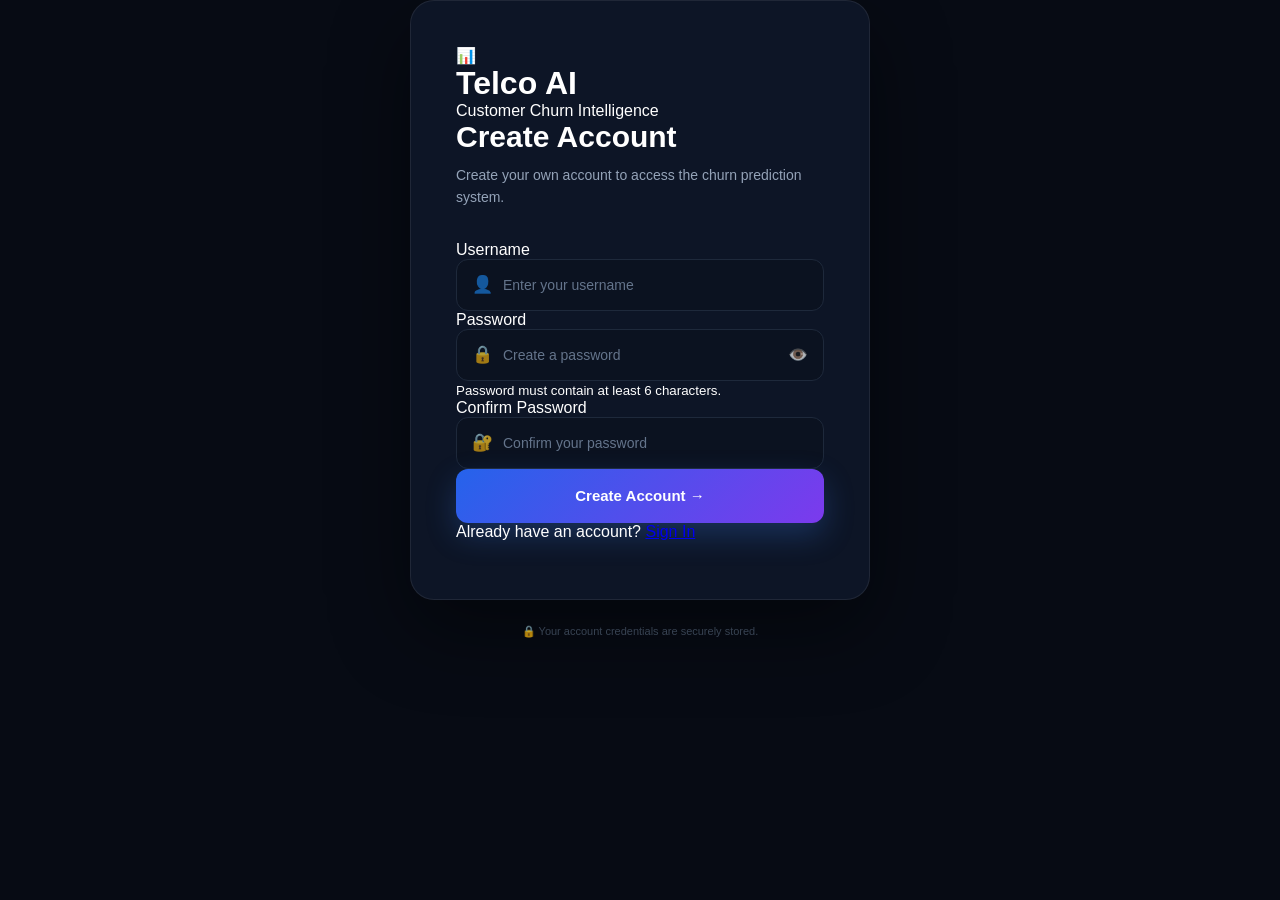
<file: frontend/register.html>
<!DOCTYPE html>
<html lang="en">

<head>

    <meta charset="UTF-8">

    <meta
        name="viewport"
        content="width=device-width, initial-scale=1.0"
    >

    <title>Telco AI - Create Account</title>

    <link
        rel="stylesheet"
        href="style.css"
    >

</head>


<body class="login-page">


    <!-- ======================================
         REGISTER CONTAINER
    ======================================= -->

    <div class="login-container">


        <!-- ==================================
             REGISTER CARD
        =================================== -->

        <div class="login-card">


            <!-- Logo -->

            <div class="login-logo">

                <div class="logo-icon">
                    📊
                </div>

                <div>

                    <h1>Telco AI</h1>

                    <p>
                        Customer Churn Intelligence
                    </p>

                </div>

            </div>


            <!-- Heading -->

            <div class="login-heading">

                <h2>
                    Create Account
                </h2>

                <p>
                    Create your own account to access
                    the churn prediction system.
                </p>

            </div>


            <!-- ==================================
                 REGISTER FORM
            =================================== -->

            <form id="registerForm">


                <!-- Username -->

                <div class="form-group">

                    <label for="registerUsername">
                        Username
                    </label>

                    <div class="input-wrapper">

                        <span class="input-icon">
                            👤
                        </span>

                        <input
                            type="text"
                            id="registerUsername"
                            placeholder="Enter your username"
                            autocomplete="username"
                            required
                        >

                    </div>

                </div>


                <!-- Password -->

                <div class="form-group">

                    <label for="registerPassword">
                        Password
                    </label>

                    <div class="input-wrapper">

                        <span class="input-icon">
                            🔒
                        </span>

                        <input
                            type="password"
                            id="registerPassword"
                            placeholder="Create a password"
                            autocomplete="new-password"
                            required
                        >

                        <button
                            type="button"
                            class="password-toggle"
                            id="registerPasswordToggle"
                        >
                            👁️
                        </button>

                    </div>

                    <small class="password-hint">
                        Password must contain at least 6 characters.
                    </small>

                </div>


                <!-- Confirm Password -->

                <div class="form-group">

                    <label for="confirmPassword">
                        Confirm Password
                    </label>

                    <div class="input-wrapper">

                        <span class="input-icon">
                            🔐
                        </span>

                        <input
                            type="password"
                            id="confirmPassword"
                            placeholder="Confirm your password"
                            autocomplete="new-password"
                            required
                        >

                    </div>

                </div>


                <!-- Message -->

                <div
                    id="registerMessage"
                    class="register-message"
                ></div>


                <!-- Register Button -->

                <button
                    type="submit"
                    class="login-button"
                    id="registerButton"
                >

                    <span>
                        Create Account
                    </span>

                    <span>
                        →
                    </span>

                </button>


            </form>


            <!-- Login link -->

            <div class="register-link">

                <span>
                    Already have an account?
                </span>

                <a href="index.html">
                    Sign In
                </a>

            </div>


        </div>


        <!-- Footer -->

        <p class="login-footer">

            🔒 Your account credentials are securely stored.

        </p>


    </div>


    <!-- Register JavaScript -->

    <script>

        // ==========================================
        // REGISTER FORM
        // ==========================================

        const registerForm =
            document.getElementById("registerForm");


        const registerMessage =
            document.getElementById("registerMessage");


        const registerButton =
            document.getElementById("registerButton");


        const passwordInput =
            document.getElementById("registerPassword");


        const confirmPasswordInput =
            document.getElementById("confirmPassword");


        // ==========================================
        // PASSWORD VISIBILITY
        // ==========================================

        const passwordToggle =
            document.getElementById(
                "registerPasswordToggle"
            );


        passwordToggle.addEventListener(
            "click",
            function () {

                if (
                    passwordInput.type === "password"
                ) {

                    passwordInput.type = "text";

                    passwordToggle.textContent =
                        "🙈";

                } else {

                    passwordInput.type =
                        "password";

                    passwordToggle.textContent =
                        "👁️";

                }

            }
        );


        // ==========================================
        // REGISTER
        // ==========================================

        registerForm.addEventListener(
            "submit",
            async function (event) {

                event.preventDefault();


                const username =
                    document
                        .getElementById(
                            "registerUsername"
                        )
                        .value
                        .trim();


                const password =
                    passwordInput.value;


                const confirmPassword =
                    confirmPasswordInput.value;


                // Clear old message

                registerMessage.textContent = "";

                registerMessage.className =
                    "register-message";


                // ==================================
                // VALIDATION
                // ==================================

                if (username.length < 3) {

                    registerMessage.textContent =
                        "Username must contain at least 3 characters.";

                    registerMessage.classList.add(
                        "error-message"
                    );

                    return;

                }


                if (password.length < 6) {

                    registerMessage.textContent =
                        "Password must contain at least 6 characters.";

                    registerMessage.classList.add(
                        "error-message"
                    );

                    return;

                }


                if (
                    password !== confirmPassword
                ) {

                    registerMessage.textContent =
                        "Passwords do not match.";

                    registerMessage.classList.add(
                        "error-message"
                    );

                    return;

                }


                // ==================================
                // DISABLE BUTTON
                // ==================================

                registerButton.disabled = true;

                registerButton.innerHTML =
                    "<span>Creating Account...</span>";


                try {


                    // ==================================
                    // SEND DATA TO FLASK
                    // ==================================

                    const response =
                        await fetch(
                            "https://telco-customer-churn-backend.onrender.com/register",
                            {

                                method: "POST",

                                headers: {

                                    "Content-Type":
                                        "application/json"

                                },

                                body: JSON.stringify({

                                    username:
                                        username,

                                    password:
                                        password

                                })

                            }
                        );


                    const result =
                        await response.json();


                    // ==================================
                    // SUCCESS
                    // ==================================

                    if (
                        response.ok &&
                        result.status === "success"
                    ) {

                        registerMessage.textContent =
                            "Account created successfully! Redirecting to login...";

                        registerMessage.classList.add(
                            "success-message"
                        );


                        // Go to login page

                        setTimeout(
                            function () {

                                window.location.href =
                                    "index.html";

                            },
                            1500
                        );


                    } else {


                        // ==================================
                        // ERROR
                        // ==================================

                        registerMessage.textContent =
                            result.message ||
                            "Unable to create account.";

                        registerMessage.classList.add(
                            "error-message"
                        );


                        registerButton.disabled =
                            false;

                        registerButton.innerHTML =
                            "<span>Create Account</span><span>→</span>";

                    }


                } catch (error) {


                    console.error(
                        "Registration error:",
                        error
                    );


                    registerMessage.textContent =
                        "Unable to connect to the backend. Make sure Flask is running.";

                    registerMessage.classList.add(
                        "error-message"
                    );


                    registerButton.disabled =
                        false;

                    registerButton.innerHTML =
                        "<span>Create Account</span><span>→</span>";

                }

            }
        );

    </script>


</body>

</html>
</file>
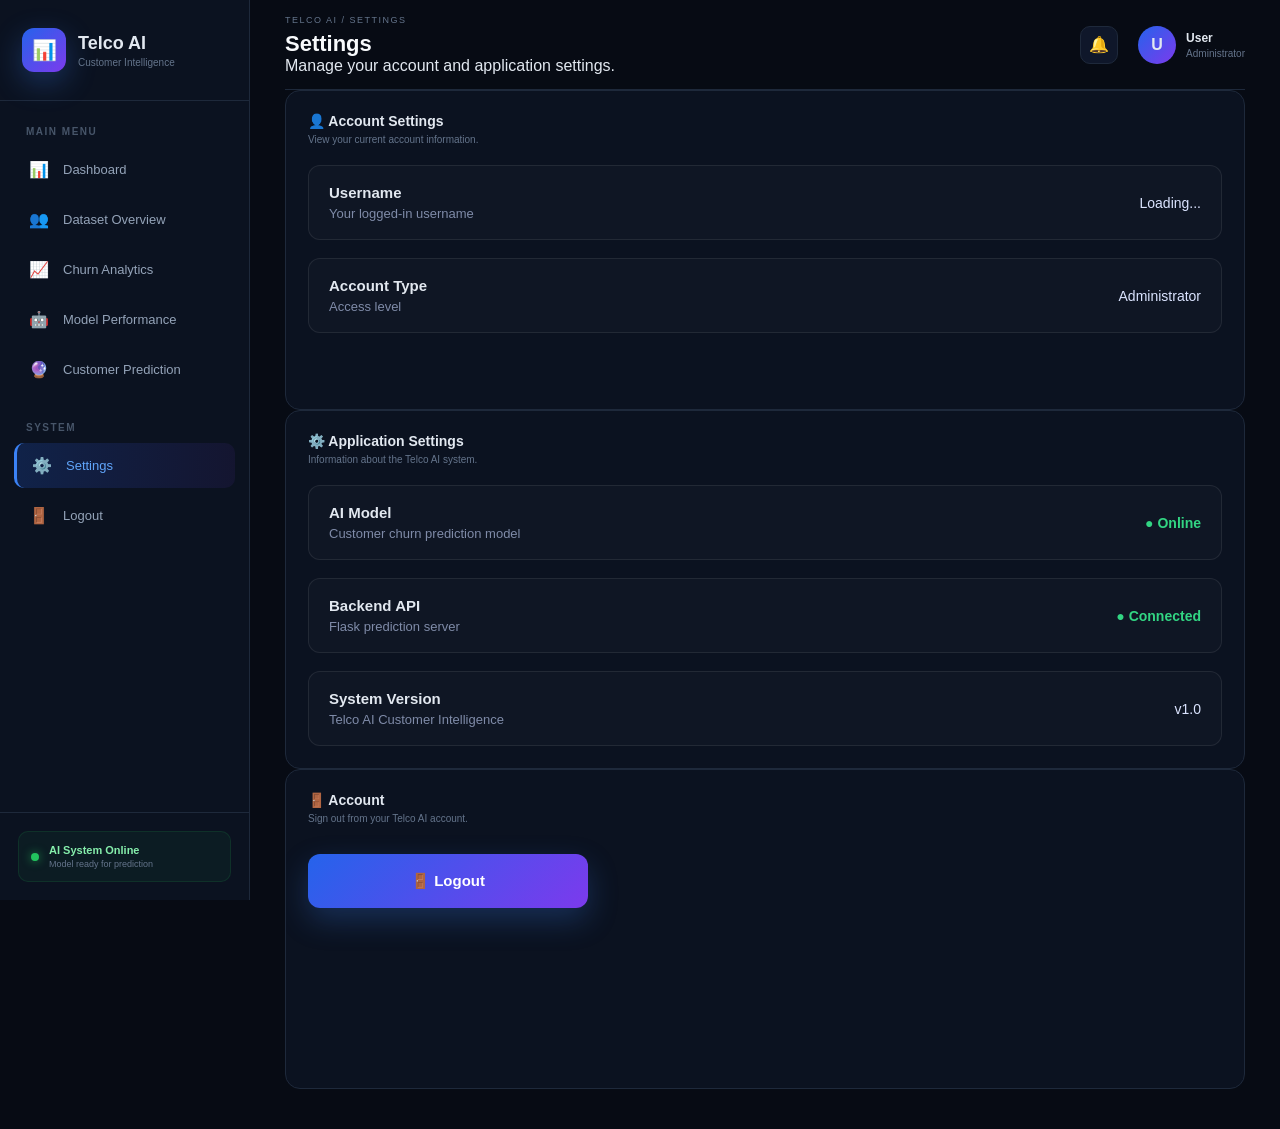
<file: frontend/settings.html>
<!DOCTYPE html>
<html lang="en">

<head>
    <meta charset="UTF-8">
    <meta name="viewport" content="width=device-width, initial-scale=1.0">

    <title>Telco AI - Settings</title>

    <link rel="stylesheet" href="style.css">
</head>

<body class="dashboard-page">

<div class="dashboard-layout">

    <!-- ================= SIDEBAR ================= -->

    <aside class="sidebar">

        <div class="sidebar-brand">

            <div class="brand-icon">
                📊
            </div>

            <div>
                <h2>Telco AI</h2>
                <p>Customer Intelligence</p>
            </div>

        </div>


        <nav class="sidebar-nav">

            <p class="nav-title">
                MAIN MENU
            </p>

            <a href="dashboard.html" class="nav-item">
                <span>📊</span>
                Dashboard
            </a>

            <a href="dataset.html" class="nav-item">
                <span>👥</span>
                Dataset Overview
            </a>

            <a href="analytics.html" class="nav-item">
                <span>📈</span>
                Churn Analytics
            </a>

            <a href="model-performance.html" class="nav-item">
                <span>🤖</span>
                Model Performance
            </a>

            <a href="prediction.html" class="nav-item">
                <span>🔮</span>
                Customer Prediction
            </a>


            <p class="nav-title nav-title-space">
                SYSTEM
            </p>

            <!-- Settings -->
            <a href="settings.html" class="nav-item active">
                <span>⚙️</span>
                Settings
            </a>

            <!-- Logout -->
            <a href="#" class="nav-item" id="logoutBtn">
                <span>🚪</span>
                Logout
            </a>

        </nav>


        <!-- ================= AI STATUS ================= -->

        <div class="sidebar-bottom">

            <div class="ai-status">

                <span class="status-dot"></span>

                <div>

                    <strong>
                        AI System Online
                    </strong>

                    <small>
                        Model ready for prediction
                    </small>

                </div>

            </div>

        </div>

    </aside>


    <!-- ================= MAIN CONTENT ================= -->

    <main class="main-content">


        <!-- ================= HEADER ================= -->

        <header class="topbar">

            <div>

                <p class="breadcrumb">
                    TELCO AI / SETTINGS
                </p>

                <h1>
                    Settings
                </h1>

                <p>
                    Manage your account and application settings.
                </p>

            </div>


            <div class="topbar-right">

                <div class="notification">
                    🔔
                </div>

                <div class="user-profile">

                    <div class="user-avatar" id="userAvatar">
                        U
                    </div>

                    <div class="user-details">

                        <strong id="settingsUsername">
                            User
                        </strong>

                        <span>
                            Administrator
                        </span>

                    </div>

                </div>

            </div>

        </header>


        <!-- ================= ACCOUNT SETTINGS ================= -->

        <section class="dashboard-card">

            <div class="card-header">

                <div>

                    <h3>
                        👤 Account Settings
                    </h3>

                    <p>
                        View your current account information.
                    </p>

                </div>

            </div>


            <div class="settings-info">

                <div class="settings-row">

                    <div>

                        <strong>
                            Username
                        </strong>

                        <p>
                            Your logged-in username
                        </p>

                    </div>

                    <span id="accountUsername">
                        Loading...
                    </span>

                </div>


                <div class="settings-row">

                    <div>

                        <strong>
                            Account Type
                        </strong>

                        <p>
                            Access level
                        </p>

                    </div>

                    <span>
                        Administrator
                    </span>

                </div>

            </div>

        </section>


        <!-- ================= APPLICATION SETTINGS ================= -->

        <section class="dashboard-card">

            <div class="card-header">

                <div>

                    <h3>
                        ⚙️ Application Settings
                    </h3>

                    <p>
                        Information about the Telco AI system.
                    </p>

                </div>

            </div>


            <div class="settings-info">

                <div class="settings-row">

                    <div>

                        <strong>
                            AI Model
                        </strong>

                        <p>
                            Customer churn prediction model
                        </p>

                    </div>

                    <span class="status-success">
                        ● Online
                    </span>

                </div>


                <div class="settings-row">

                    <div>

                        <strong>
                            Backend API
                        </strong>

                        <p>
                            Flask prediction server
                        </p>

                    </div>

                    <span class="status-success">
                        ● Connected
                    </span>

                </div>


                <div class="settings-row">

                    <div>

                        <strong>
                            System Version
                        </strong>

                        <p>
                            Telco AI Customer Intelligence
                        </p>

                    </div>

                    <span>
                        v1.0
                    </span>

                </div>

            </div>

        </section>


        <!-- ================= ACCOUNT ACTION ================= -->

        <section class="dashboard-card">

            <div class="card-header">

                <div>

                    <h3>
                        🚪 Account
                    </h3>

                    <p>
                        Sign out from your Telco AI account.
                    </p>

                </div>

            </div>


            <button
                id="logoutButton"
                class="login-button"
                type="button"
            >
                🚪 Logout
            </button>

        </section>


    </main>

</div>


<!-- ================= JAVASCRIPT ================= -->

<script>

const API_URL = "http://telco-customer-churn-prediction-lfzk.onrender.com";


/* ==========================================
   CHECK LOGIN
========================================== */

fetch(
    API_URL + "/auth-check",
    {
        method: "GET",
        credentials: "include"
    }
)
.then(response => {

    if (!response.ok) {

        window.location.href = "index.html";

        return null;
    }

    return response.json();

})
.then(data => {

    if (data && data.username) {

        document.getElementById(
            "settingsUsername"
        ).textContent = data.username;


        document.getElementById(
            "accountUsername"
        ).textContent = data.username;


        document.getElementById(
            "userAvatar"
        ).textContent =
            data.username.charAt(0).toUpperCase();

    }

})
.catch(error => {

    console.error(
        "Authentication error:",
        error
    );

});


/* ==========================================
   LOGOUT FUNCTION
========================================== */

function logoutUser() {

    fetch(
        API_URL + "/logout",
        {
            method: "POST",
            credentials: "include"
        }
    )
    .then(response => response.json())
    .then(data => {

        window.location.href = "index.html";

    })
    .catch(error => {

        console.error(
            "Logout error:",
            error
        );

    });

}


/* ==========================================
   SIDEBAR LOGOUT
========================================== */

document.getElementById(
    "logoutBtn"
).addEventListener(
    "click",
    function(event) {

        event.preventDefault();

        logoutUser();

    }
);


/* ==========================================
   SETTINGS LOGOUT BUTTON
========================================== */

document.getElementById(
    "logoutButton"
).addEventListener(
    "click",
    function() {

        logoutUser();

    }
);

</script>

</body>

</html>
</file>
<file: frontend/style.css>
/* ==========================================
   GLOBAL
========================================== */

* {
    margin: 0;
    padding: 0;
    box-sizing: border-box;
}

body {
    font-family: "Segoe UI", Arial, sans-serif;
    min-height: 100vh;
}


/* ==========================================
   LOGIN PAGE
========================================== */

.login-page {
    min-height: 100vh;
    background: #070b14;
    color: white;
    overflow: hidden;
}


/* ==========================================
   BACKGROUND
========================================== */

.login-background {
    min-height: 100vh;
    display: flex;
    position: relative;

    background:
        radial-gradient(
            circle at 15% 20%,
            rgba(59, 130, 246, 0.18),
            transparent 30%
        ),
        radial-gradient(
            circle at 85% 80%,
            rgba(139, 92, 246, 0.16),
            transparent 30%
        ),
        #070b14;
}


/* ==========================================
   DECORATIVE CIRCLES
========================================== */

.login-background::before {
    content: "";
    position: absolute;

    width: 500px;
    height: 500px;

    border-radius: 50%;

    border: 1px solid rgba(255, 255, 255, 0.05);

    top: -250px;
    left: -200px;
}

.login-background::after {
    content: "";
    position: absolute;

    width: 600px;
    height: 600px;

    border-radius: 50%;

    border: 1px solid rgba(255, 255, 255, 0.04);

    bottom: -350px;
    right: -250px;
}


/* ==========================================
   LOGIN CARD AREA
========================================== */

.login-card {
    width: 460px;

    min-height: 600px;

    margin: auto;
    padding: 45px;

    background: rgba(15, 23, 42, 0.88);

    border: 1px solid rgba(255, 255, 255, 0.08);

    border-radius: 24px;

    box-shadow:
        0 30px 80px rgba(0, 0, 0, 0.45);

    backdrop-filter: blur(20px);

    position: relative;

    z-index: 2;

    animation: slideUp 0.7s ease;
}


/* ==========================================
   BRAND
========================================== */

.brand {
    display: flex;
    align-items: center;
    gap: 14px;

    margin-bottom: 45px;
}

.brand-icon {
    width: 52px;
    height: 52px;

    display: flex;
    align-items: center;
    justify-content: center;

    border-radius: 15px;

    font-size: 24px;

    background: linear-gradient(
        135deg,
        #3b82f6,
        #8b5cf6
    );

    box-shadow:
        0 10px 30px rgba(59, 130, 246, 0.3);
}

.brand h1 {
    font-size: 22px;
    letter-spacing: 0.5px;
}

.brand p {
    margin-top: 3px;

    font-size: 12px;

    color: #94a3b8;

    letter-spacing: 1px;
}


/* ==========================================
   LOGIN HEADING
========================================== */

.login-heading {
    margin-bottom: 32px;
}

.login-heading h2 {
    font-size: 30px;

    margin-bottom: 10px;
}

.login-heading p {
    font-size: 14px;

    line-height: 1.6;

    color: #94a3b8;
}


/* ==========================================
   INPUT GROUP
========================================== */

.input-group {
    margin-bottom: 22px;
}

.input-group label {
    display: block;

    margin-bottom: 8px;

    font-size: 13px;

    font-weight: 600;

    color: #cbd5e1;
}


/* ==========================================
   INPUT WRAPPER
========================================== */

.input-wrapper {
    height: 52px;

    display: flex;
    align-items: center;

    padding: 0 15px;

    gap: 10px;

    border-radius: 12px;

    background: #0b1220;

    border: 1px solid #1e293b;

    transition: 0.3s;
}

.input-wrapper:focus-within {
    border-color: #3b82f6;

    box-shadow:
        0 0 0 3px rgba(59, 130, 246, 0.1);
}

.input-wrapper span {
    font-size: 17px;

    opacity: 0.7;
}

.input-wrapper input {
    width: 100%;

    border: none;
    outline: none;

    background: transparent;

    color: white;

    font-size: 14px;
}

.input-wrapper input::placeholder {
    color: #64748b;
}


/* ==========================================
   PASSWORD BUTTON
========================================== */

.password-toggle {
    border: none;

    background: transparent;

    cursor: pointer;

    font-size: 16px;

    opacity: 0.7;

    transition: 0.2s;
}

.password-toggle:hover {
    opacity: 1;
}


/* ==========================================
   LOGIN OPTIONS
========================================== */

.login-options {
    display: flex;
    justify-content: space-between;

    margin: 5px 0 20px;

    color: #94a3b8;

    font-size: 13px;
}

.login-options label {
    display: flex;
    align-items: center;
    gap: 8px;

    cursor: pointer;
}

.login-options input {
    accent-color: #3b82f6;
}


/* ==========================================
   LOGIN ERROR
========================================== */

.login-error {
    padding: 12px;

    margin-bottom: 18px;

    border-radius: 10px;

    background: rgba(239, 68, 68, 0.1);

    border: 1px solid rgba(239, 68, 68, 0.25);

    color: #fca5a5;

    font-size: 13px;

    text-align: center;
}

.hidden {
    display: none !important;
}


/* ==========================================
   LOGIN BUTTON
========================================== */

.login-button {
    width: 100%;

    height: 54px;

    border: none;

    border-radius: 12px;

    cursor: pointer;

    color: white;

    font-size: 15px;

    font-weight: 700;

    background: linear-gradient(
        135deg,
        #2563eb,
        #7c3aed
    );

    box-shadow:
        0 12px 30px rgba(59, 130, 246, 0.25);

    transition: 0.3s;
}

.login-button:hover {
    transform: translateY(-2px);

    box-shadow:
        0 16px 35px rgba(59, 130, 246, 0.35);
}

.login-button:active {
    transform: translateY(0);
}


/* ==========================================
   DEMO LOGIN
========================================== */

.demo-login {
    margin-top: 25px;

    padding: 15px;

    border-radius: 12px;

    background: rgba(255, 255, 255, 0.03);

    border: 1px solid rgba(255, 255, 255, 0.05);

    text-align: center;
}

.demo-login > p {
    font-size: 11px;

    color: #64748b;

    margin-bottom: 8px;

    text-transform: uppercase;

    letter-spacing: 1px;
}

.demo-details {
    display: flex;

    justify-content: center;

    gap: 15px;

    flex-wrap: wrap;

    font-size: 12px;

    color: #94a3b8;
}

.demo-details strong {
    color: #e2e8f0;
}


/* ==========================================
   FOOTER
========================================== */

.login-footer {
    text-align: center;

    margin-top: 25px;

    font-size: 11px;

    color: #475569;
}


/* ==========================================
   RIGHT INFORMATION PANEL
========================================== */

.login-info {
    flex: 1;

    display: flex;

    align-items: center;

    justify-content: center;

    padding: 60px;

    position: relative;

    z-index: 1;
}

.info-content {
    max-width: 560px;

    animation: fadeIn 1s ease;
}


/* ==========================================
   AI BADGE
========================================== */

.ai-badge {
    display: inline-block;

    padding: 8px 14px;

    border-radius: 50px;

    background: rgba(59, 130, 246, 0.1);

    border: 1px solid rgba(59, 130, 246, 0.25);

    color: #93c5fd;

    font-size: 11px;

    font-weight: 700;

    letter-spacing: 1px;

    margin-bottom: 25px;
}


/* ==========================================
   INFO HEADING
========================================== */

.info-content h2 {
    font-size: 62px;

    line-height: 1.05;

    letter-spacing: -2px;

    margin-bottom: 25px;
}

.info-content h2 span {
    background: linear-gradient(
        90deg,
        #60a5fa,
        #a78bfa
    );

    -webkit-background-clip: text;

    -webkit-text-fill-color: transparent;
}


/* ==========================================
   INFO DESCRIPTION
========================================== */

.info-content > p {
    max-width: 480px;

    color: #94a3b8;

    font-size: 16px;

    line-height: 1.8;

    margin-bottom: 40px;
}


/* ==========================================
   INFO STATS
========================================== */

.info-stats {
    display: flex;

    gap: 50px;
}

.info-stats div {
    display: flex;

    flex-direction: column;

    gap: 5px;
}

.info-stats strong {
    font-size: 24px;
}

.info-stats span {
    color: #64748b;

    font-size: 12px;
}


/* ==========================================
   ANIMATIONS
========================================== */

@keyframes slideUp {

    from {
        opacity: 0;

        transform:
            translateY(30px);
    }

    to {
        opacity: 1;

        transform:
            translateY(0);
    }
}

@keyframes fadeIn {

    from {
        opacity: 0;

        transform:
            translateX(30px);
    }

    to {
        opacity: 1;

        transform:
            translateX(0);
    }
}


/* ==========================================
   RESPONSIVE
========================================== */

@media (max-width: 1000px) {

    .login-info {
        display: none;
    }

    .login-card {
        width: 90%;
        max-width: 460px;
    }
}


@media (max-width: 500px) {

    .login-card {
        padding: 30px 25px;

        min-height: auto;

        margin: 20px auto;
    }

    .login-heading h2 {
        font-size: 26px;
    }

    .brand {
        margin-bottom: 35px;
    }
}
/* ==========================================
   DASHBOARD PAGE
========================================== */

.dashboard-page {
    background: #070b14;
    color: #e2e8f0;
    min-height: 100vh;
}


/* ==========================================
   DASHBOARD LAYOUT
========================================== */

.dashboard-layout {
    display: flex;
    min-height: 100vh;
}


/* ==========================================
   SIDEBAR
========================================== */

.sidebar {
    width: 250px;
    min-height: 100vh;

    background: #0b1220;

    border-right: 1px solid #1e293b;

    display: flex;
    flex-direction: column;

    position: fixed;
    left: 0;
    top: 0;
    bottom: 0;

    z-index: 10;
}


/* ==========================================
   SIDEBAR BRAND
========================================== */

.sidebar-brand {
    display: flex;
    align-items: center;

    gap: 12px;

    padding: 28px 22px;

    border-bottom: 1px solid #1e293b;
}

.sidebar-brand .brand-icon {
    width: 44px;
    height: 44px;

    display: flex;
    align-items: center;
    justify-content: center;

    border-radius: 12px;

    background: linear-gradient(
        135deg,
        #2563eb,
        #7c3aed
    );

    font-size: 20px;
}

.sidebar-brand h2 {
    font-size: 18px;
}

.sidebar-brand p {
    font-size: 10px;

    color: #64748b;

    margin-top: 3px;
}


/* ==========================================
   NAVIGATION
========================================== */

.sidebar-nav {
    padding: 25px 14px;

    flex: 1;
}

.nav-title {
    font-size: 10px;

    color: #475569;

    letter-spacing: 1.5px;

    font-weight: 700;

    padding: 0 12px;

    margin-bottom: 10px;
}

.nav-title-space {
    margin-top: 30px;
}

.nav-item {
    display: flex;
    align-items: center;

    gap: 13px;

    padding: 13px 14px;

    margin-bottom: 5px;

    border-radius: 10px;

    color: #94a3b8;

    text-decoration: none;

    font-size: 13px;

    transition: 0.25s;
}

.nav-item span {
    width: 22px;

    text-align: center;

    font-size: 16px;
}

.nav-item:hover {
    background: rgba(59, 130, 246, 0.08);

    color: #e2e8f0;
}

.nav-item.active {
    background: linear-gradient(
        90deg,
        rgba(37, 99, 235, 0.2),
        rgba(124, 58, 237, 0.08)
    );

    color: #60a5fa;

    border-left: 3px solid #3b82f6;
}


/* ==========================================
   SIDEBAR STATUS
========================================== */

.sidebar-bottom {
    padding: 18px;

    border-top: 1px solid #1e293b;
}

.ai-status {
    display: flex;

    align-items: center;

    gap: 10px;

    padding: 12px;

    border-radius: 10px;

    background: rgba(34, 197, 94, 0.06);

    border: 1px solid rgba(34, 197, 94, 0.12);
}

.status-dot {
    width: 8px;
    height: 8px;

    border-radius: 50%;

    background: #22c55e;

    box-shadow:
        0 0 10px rgba(34, 197, 94, 0.7);
}

.ai-status strong {
    display: block;

    font-size: 11px;

    color: #86efac;
}

.ai-status small {
    display: block;

    margin-top: 3px;

    font-size: 9px;

    color: #64748b;
}


/* ==========================================
   MAIN CONTENT
========================================== */

.main-content {
    margin-left: 250px;

    width: calc(100% - 250px);

    min-height: 100vh;

    padding: 0 35px 40px;
}


/* ==========================================
   TOPBAR
========================================== */

.topbar {
    min-height: 90px;

    display: flex;

    align-items: center;

    justify-content: space-between;

    border-bottom: 1px solid #1e293b;
}

.breadcrumb {
    font-size: 9px;

    color: #64748b;

    letter-spacing: 1.5px;

    margin-bottom: 6px;
}

.topbar h1 {
    font-size: 22px;

    color: #f8fafc;
}

.topbar-right {
    display: flex;

    align-items: center;

    gap: 20px;
}

.notification {
    width: 38px;
    height: 38px;

    display: flex;
    align-items: center;
    justify-content: center;

    border-radius: 10px;

    background: #0f172a;

    border: 1px solid #1e293b;

    cursor: pointer;
}

.user-profile {
    display: flex;

    align-items: center;

    gap: 10px;
}

.user-avatar {
    width: 38px;
    height: 38px;

    display: flex;
    align-items: center;
    justify-content: center;

    border-radius: 50%;

    background: linear-gradient(
        135deg,
        #2563eb,
        #7c3aed
    );

    font-weight: 700;
}

.user-details strong {
    display: block;

    font-size: 12px;
}

.user-details span {
    display: block;

    font-size: 10px;

    color: #64748b;

    margin-top: 3px;
}


/* ==========================================
   WELCOME SECTION
========================================== */

.welcome-section {
    display: flex;

    align-items: center;

    justify-content: space-between;

    padding: 32px 0;
}

.welcome-section h2 {
    font-size: 25px;

    margin-bottom: 7px;
}

.welcome-section h2 span {
    color: #60a5fa;
}

.welcome-section p {
    color: #64748b;

    font-size: 13px;
}

.primary-action {
    display: inline-flex;

    align-items: center;

    gap: 8px;

    padding: 13px 18px;

    border-radius: 10px;

    background: linear-gradient(
        135deg,
        #2563eb,
        #7c3aed
    );

    color: white;

    text-decoration: none;

    font-size: 12px;

    font-weight: 700;

    box-shadow:
        0 10px 25px rgba(37, 99, 235, 0.2);

    transition: 0.25s;
}

.primary-action:hover {
    transform: translateY(-2px);
}


/* ==========================================
   STATISTICS
========================================== */

.stats-grid {
    display: grid;

    grid-template-columns:
        repeat(4, 1fr);

    gap: 16px;

    margin-bottom: 20px;
}

.stat-card {
    background: #0b1220;

    border: 1px solid #1e293b;

    border-radius: 15px;

    padding: 20px;

    transition: 0.25s;
}

.stat-card:hover {
    transform: translateY(-3px);

    border-color: #334155;
}

.stat-card-top {
    display: flex;

    align-items: center;

    justify-content: space-between;

    margin-bottom: 16px;
}

.stat-icon {
    width: 40px;
    height: 40px;

    display: flex;
    align-items: center;
    justify-content: center;

    border-radius: 10px;

    font-size: 18px;
}

.stat-icon.blue {
    background: rgba(59, 130, 246, 0.12);
}

.stat-icon.red {
    background: rgba(239, 68, 68, 0.12);
}

.stat-icon.green {
    background: rgba(34, 197, 94, 0.12);
}

.stat-icon.purple {
    background: rgba(139, 92, 246, 0.12);
}

.stat-label {
    font-size: 8px;

    color: #64748b;

    letter-spacing: 1px;

    font-weight: 700;
}

.stat-card h3 {
    font-size: 27px;

    margin-bottom: 4px;

    color: #f8fafc;
}

.stat-card > p {
    font-size: 11px;

    color: #64748b;
}

.stat-footer {
    margin-top: 15px;

    padding-top: 12px;

    border-top: 1px solid #172033;

    font-size: 10px;
}

.positive {
    color: #4ade80;
}

.negative {
    color: #f87171;
}

.warning {
    color: #fbbf24;
}


/* ==========================================
   DASHBOARD CARDS
========================================== */

.dashboard-grid {
    display: grid;

    grid-template-columns:
        repeat(2, 1fr);

    gap: 18px;
}

.dashboard-card {
    background: #0b1220;

    border: 1px solid #1e293b;

    border-radius: 15px;

    padding: 22px;

    min-height: 320px;
}

.large-card {
    min-height: 360px;
}

.card-header {
    display: flex;

    justify-content: space-between;

    align-items: flex-start;

    margin-bottom: 20px;
}

.card-header h3 {
    font-size: 14px;

    margin-bottom: 5px;
}

.card-header p {
    font-size: 10px;

    color: #64748b;
}

.card-menu {
    color: #64748b;

    cursor: pointer;

    font-size: 18px;
}


/* ==========================================
   CHART
========================================== */

.chart-container {
    position: relative;

    height: 245px;
}

.doughnut-container {
    height: 270px;
}


/* ==========================================
   QUICK SECTION
========================================== */

.quick-section {
    margin-top: 18px;
}

.quick-section .dashboard-card {
    min-height: auto;
}

.quick-actions {
    display: grid;

    grid-template-columns:
        repeat(3, 1fr);

    gap: 12px;
}

.quick-actions a {
    display: flex;

    align-items: center;

    gap: 12px;

    padding: 15px;

    border-radius: 11px;

    background: #0f172a;

    border: 1px solid #1e293b;

    text-decoration: none;

    color: #e2e8f0;

    transition: 0.25s;
}

.quick-actions a:hover {
    border-color: #3b82f6;

    transform: translateY(-2px);
}

.quick-actions a > span {
    font-size: 20px;
}

.quick-actions a div {
    flex: 1;
}

.quick-actions strong {
    display: block;

    font-size: 11px;
}

.quick-actions small {
    display: block;

    margin-top: 4px;

    font-size: 9px;

    color: #64748b;
}

.quick-actions b {
    color: #64748b;
}


/* ==========================================
   RESPONSIVE
========================================== */

@media (max-width: 1100px) {

    .stats-grid {
        grid-template-columns:
            repeat(2, 1fr);
    }

    .dashboard-grid {
        grid-template-columns: 1fr;
    }

    .quick-actions {
        grid-template-columns: 1fr;
    }
}


@media (max-width: 750px) {

    .sidebar {
        width: 70px;
    }

    .sidebar-brand {
        justify-content: center;

        padding: 20px 10px;
    }

    .sidebar-brand > div:last-child {
        display: none;
    }

    .nav-item {
        justify-content: center;

        padding: 13px 5px;
    }

    .nav-item span {
        margin: 0;
    }

    .nav-item {
        font-size: 0;
    }

    .nav-title,
    .sidebar-bottom {
        display: none;
    }

    .main-content {
        margin-left: 70px;

        width: calc(100% - 70px);

        padding: 0 18px 30px;
    }

    .welcome-section {
        flex-direction: column;

        align-items: flex-start;

        gap: 20px;
    }

    .stats-grid {
        grid-template-columns: 1fr;
    }

    .topbar h1 {
        font-size: 17px;
    }

    .user-details {
        display: none;
    }
}
/* ==========================================
   FIX MODEL PERFORMANCE GRAPH SIZE
========================================== */

.model-image-container {
    width: 100% !important;
    height: 330px !important;
    max-height: 330px !important;
    overflow: hidden !important;

    display: flex !important;
    justify-content: center !important;
    align-items: center !important;

    padding: 10px !important;
    box-sizing: border-box !important;
}


/* Fix oversized graph images */

.model-image-container .performance-image {
    width: auto !important;
    height: auto !important;

    max-width: 90% !important;
    max-height: 300px !important;

    object-fit: contain !important;

    display: block !important;
}


/* Model comparison gets a little more space */

.model-image-container img {
    max-width: 90% !important;
    max-height: 300px !important;
    width: auto !important;
    height: auto !important;
}


/* Prevent the performance page from creating
   horizontal scrolling */

.dashboard-page {
    overflow-x: hidden !important;
}


/* Keep performance cards compact */

.dashboard-page .dashboard-card {
    box-sizing: border-box !important;
    overflow: hidden !important;
}


/* Two image cards */

.dashboard-page .dashboard-grid .dashboard-card {
    min-width: 0 !important;
}


/* Smaller comparison section */

.dashboard-page .model-image-container {
    margin-top: 5px !important;
}


/* Mobile */

@media (max-width: 900px) {

    .model-image-container {
        height: 280px !important;
        max-height: 280px !important;
    }

    .model-image-container img {
        max-height: 250px !important;
        max-width: 95% !important;
    }

}
/* ==========================================
   SETTINGS PAGE
========================================== */

.settings-info {
    display: flex;
    flex-direction: column;
    gap: 18px;
}

.settings-row {
    display: flex;
    align-items: center;
    justify-content: space-between;
    gap: 30px;

    padding: 18px 20px;

    border: 1px solid rgba(255, 255, 255, 0.08);

    border-radius: 12px;

    background: rgba(255, 255, 255, 0.02);
}

.settings-row strong {
    display: block;

    font-size: 15px;

    margin-bottom: 5px;
}

.settings-row p {
    margin: 0;

    font-size: 13px;

    color: #7f8ba8;
}

.settings-row > span {
    font-size: 14px;

    color: #dbe4ff;

    white-space: nowrap;
}

.status-success {
    color: #32d583 !important;

    font-weight: 600;
}


/* Settings logout button */

#logoutButton {
    width: 280px;

    border: none;

    cursor: pointer;

    margin-top: 10px;
}


/* Mobile */

@media (max-width: 768px) {

    .settings-row {
        flex-direction: column;

        align-items: flex-start;
    }

    #logoutButton {
        width: 100%;
    }

}
</file>
